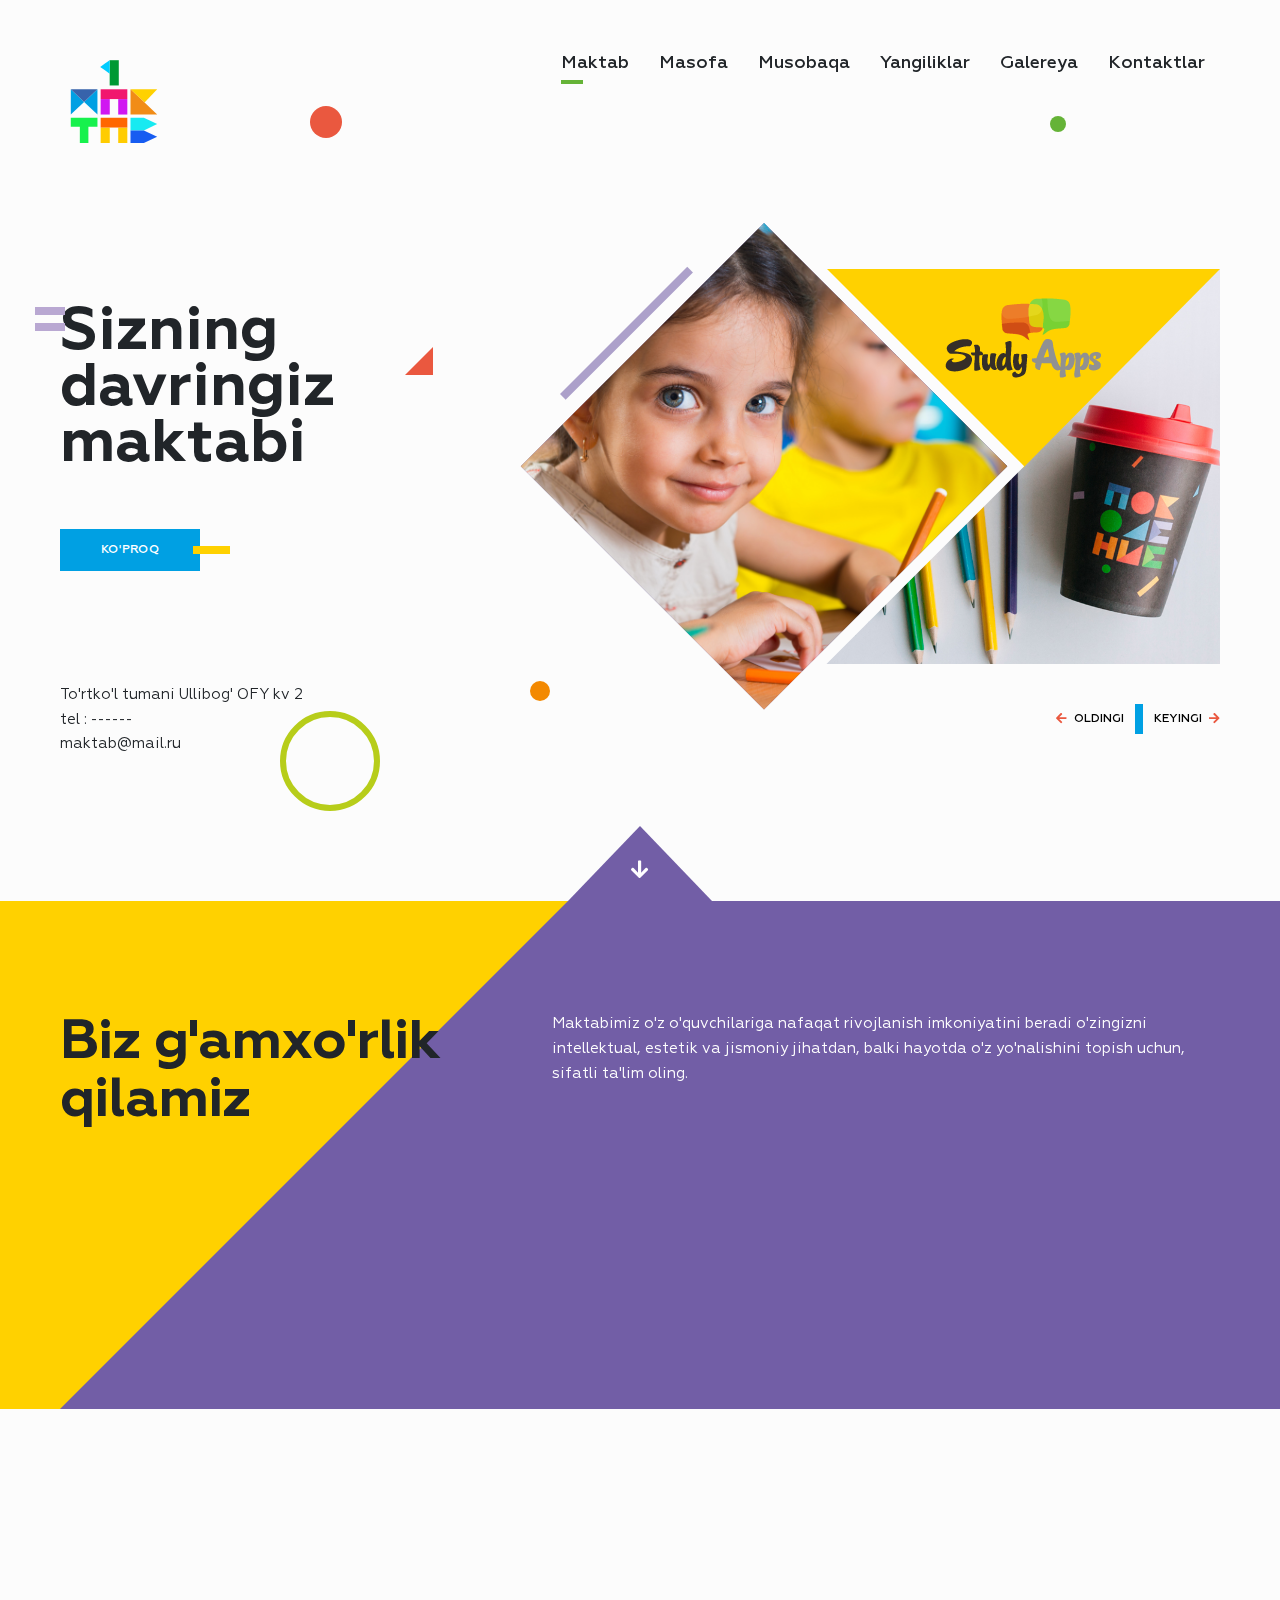
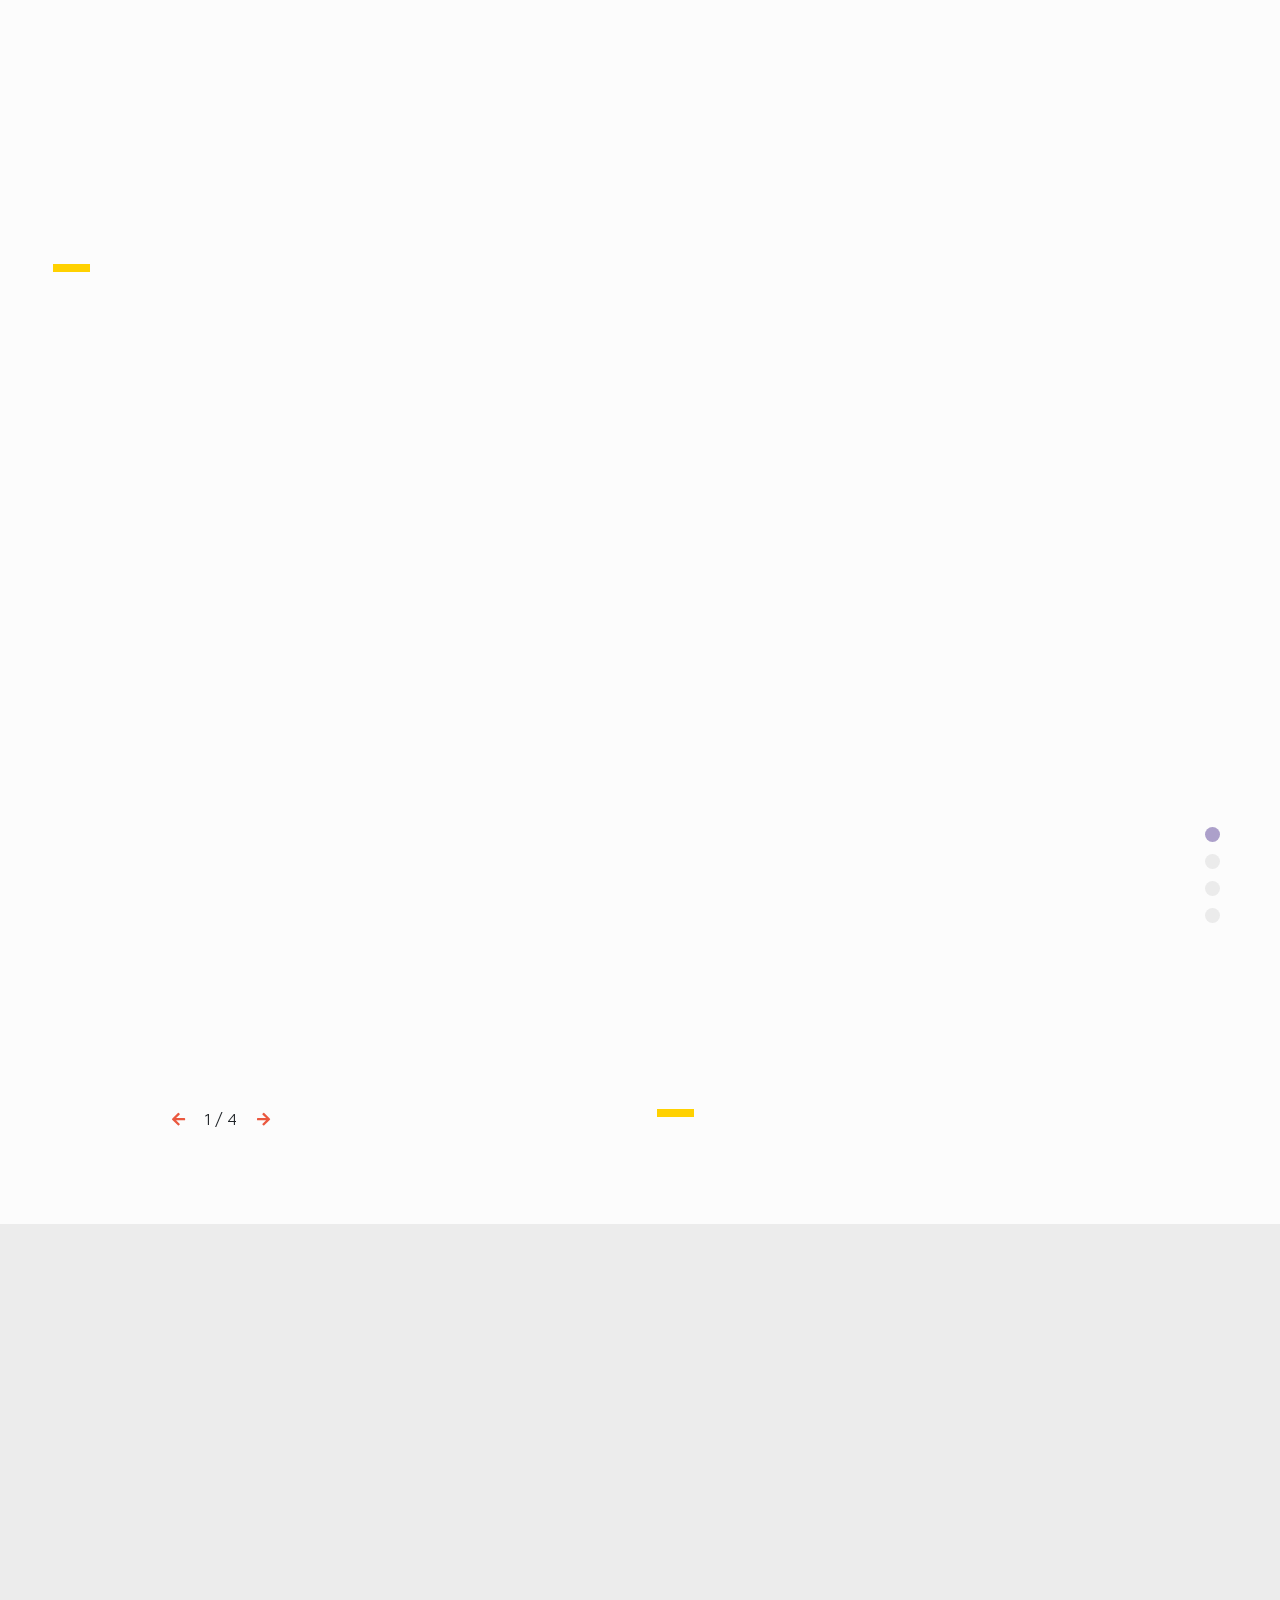
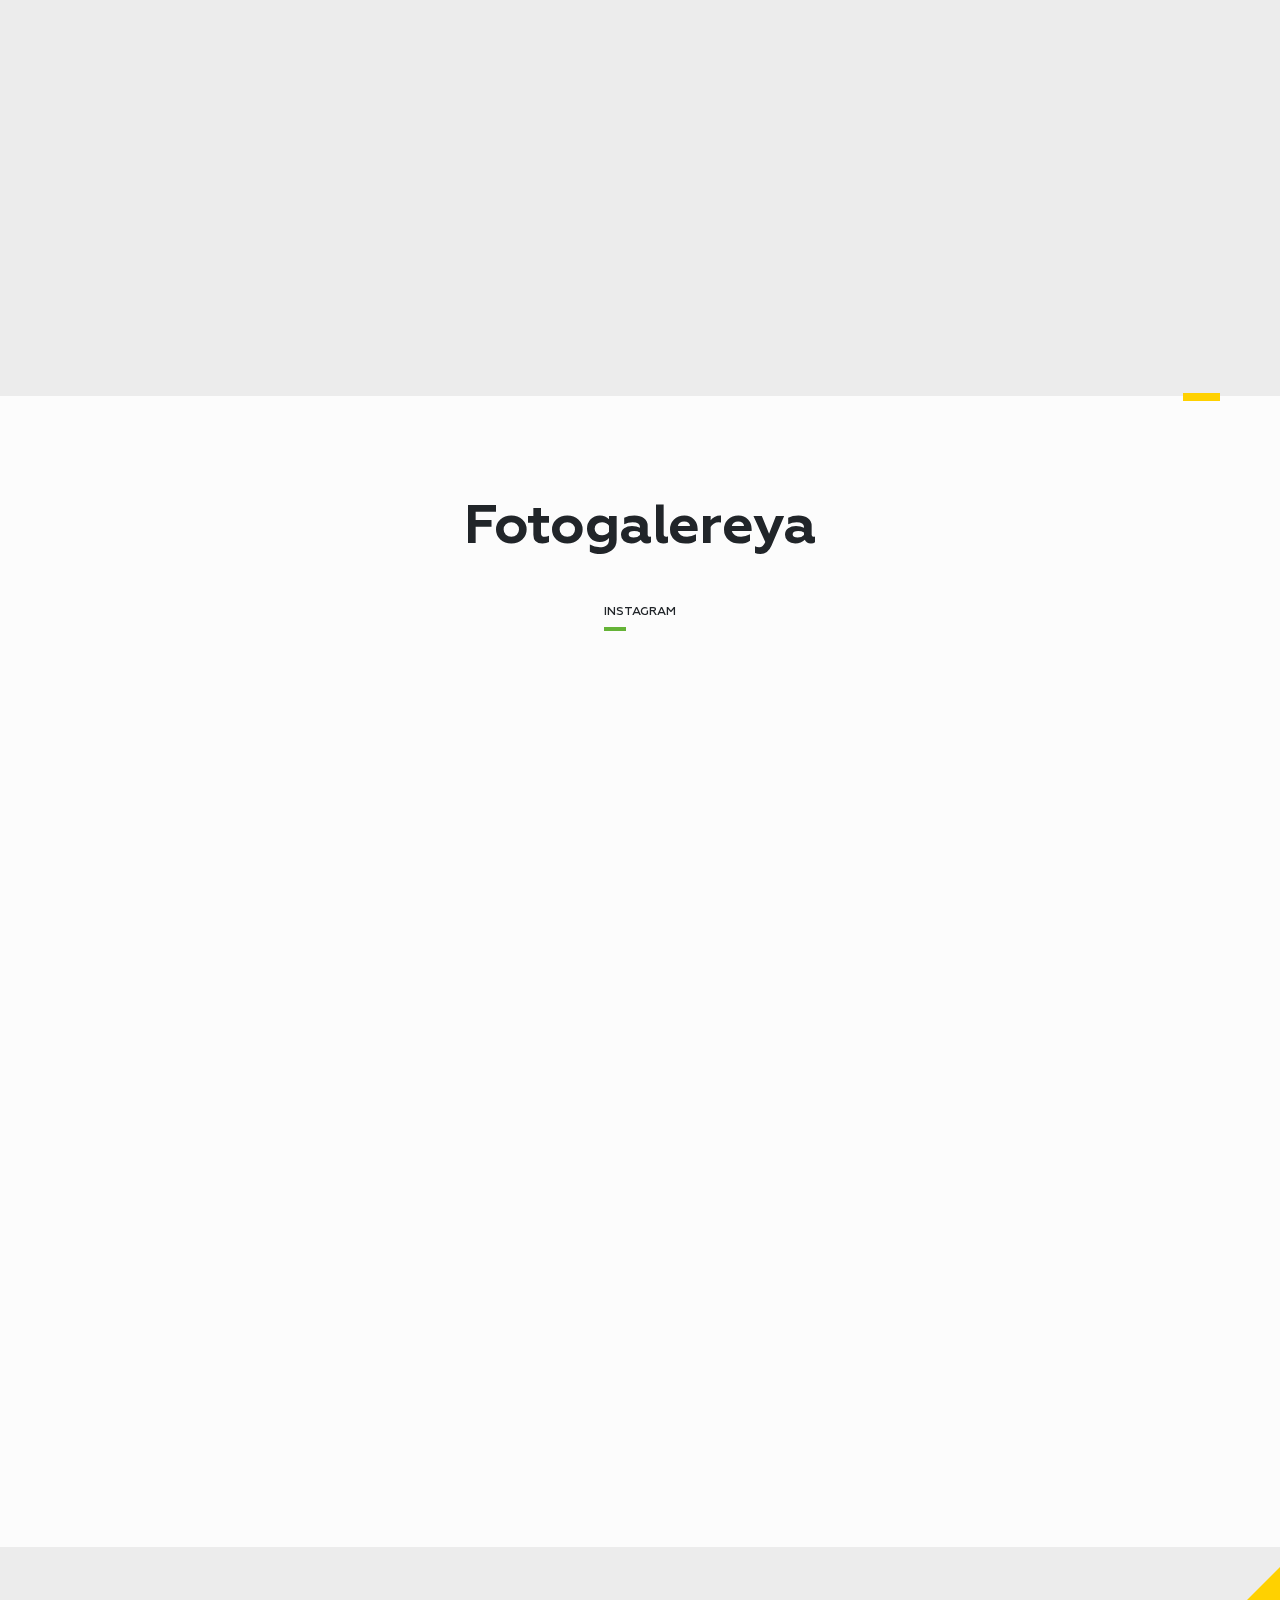
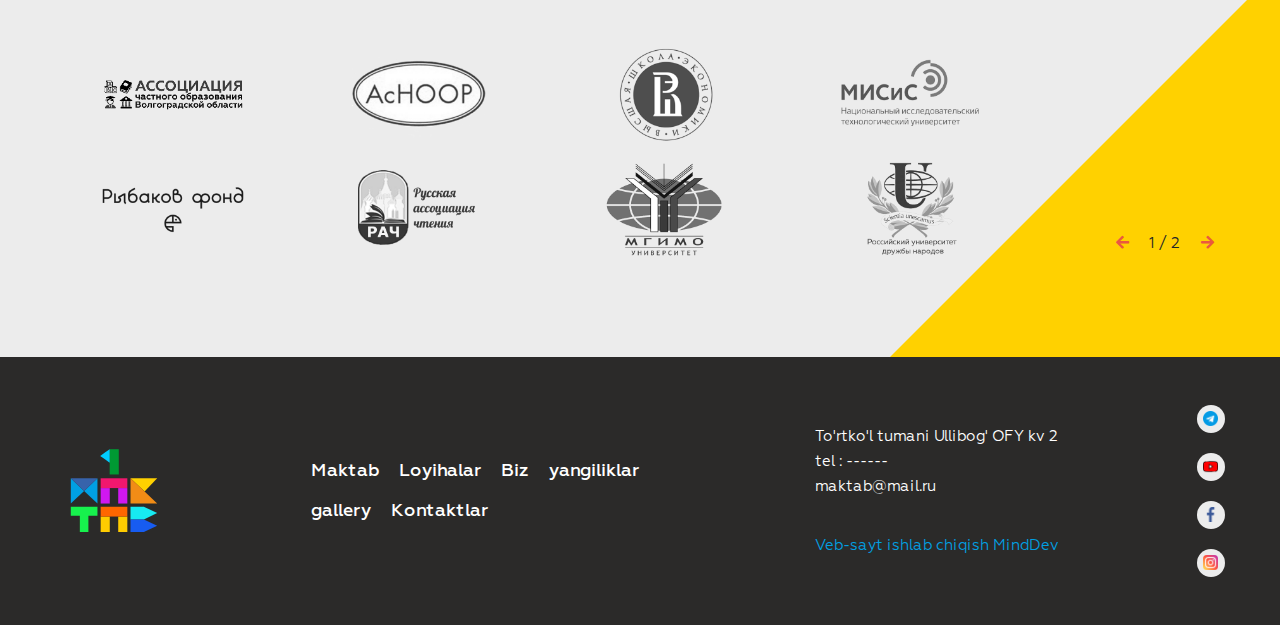
<file: index.html>
<!DOCTYPE html>
<html class="no-js">

<head>
	<meta http-equiv="Content-Type" content="text/html; charset=UTF-8" />
	<title>Maktablar</title>
	<meta name="description" content="">
	<meta name="viewport" content="width=device-width, initial-scale=1">
	<meta name="theme-color" content="#373737">
	<link rel="shortcut icon" href="local/templates/main/assets/icons/cropped-logo-32x32.png" type="image/x-icon">
	<link rel="icon" href="./images/icons/Maktab.svg" type="image/m-icon">
	<link href="local/templates/main/assets/styles/vendors.css" type="text/css" data-template-style="true"
		rel="stylesheet" />
	<link href="local/templates/main/assets/styles/style.css" type="text/css" data-template-style="true"
		rel="stylesheet" />
	<link href="local/templates/main/assets/styles/update.css" type="text/css" data-template-style="true"
		rel="stylesheet" />
	<script src="./images/icons/Maktab.svg"
		data-svg-path="./images/icons/Maktab.svg"></script>
	<script src="jquery-2.2.4.min.js"></script>
	<script>window.jQuery || document.write('<script src="/local/templates/mainvendors/jquery-2.2.4.min.js"><\/script>')</script>
	<script type="text/javascript" src="local/templates/main/assets/scripts/vendors.js"></script>
	<script type="text/javascript" src="local/templates/main/assets/scripts/main.js"></script>
	<script type="text/javascript" src="local/templates/main/assets/scripts/update.js"></script>
	<script
		type="text/javascript">var _ba = _ba || []; _ba.push(["aid", "415f1faa799397f34dcd658857c3ca87"]); _ba.push(["host", "generation-vlg.ru"]); (function () { var ba = document.createElement("script"); ba.type = "text/javascript"; ba.async = true; ba.src = (document.location.protocol == "https:" ? "https://" : "http://") + "bitrix.info/ba.js"; var s = document.getElementsByTagName("script")[0]; s.parentNode.insertBefore(ba, s); })();</script>
</head>

<body class="">

	<div class="preloader">
		<div class="preloader__curtains"></div>
		<div class="preloader__line"></div>
		<svg class="js-logo preloader-img preloader__logo" xmlns="http://www.w3.org/2000/svg" xml:space="preserve" width="108" height="108" version="1.1"
			style="shape-rendering:geometricPrecision; text-rendering:geometricPrecision; image-rendering:optimizeQuality; fill-rule:evenodd; clip-rule:evenodd"
			viewBox="0 0 30000 30000" xmlns:xlink="http://www.w3.org/1999/xlink"
			xmlns:xodm="http://www.corel.com/coreldraw/odm/2003">
			<defs>
				<style>
					.fil11 {
						fill: #009933
					}

					.fil0 {
						fill: #00A0E3
					}

					.fil12 {
						fill: #00CCFF
					}

					.fil5 {
						fill: #175CF1
					}

					.fil4 {
						fill: #17EAF1
					}

					.fil8 {
						fill: #17F14D
					}

					.fil1 {
						fill: #3763AB
					}

					.fil6 {
						fill: #D017F1
					}

					.fil7 {
						fill: #F1176E
					}

					.fil3 {
						fill: #F18C16
					}

					.fil10 {
						fill: #FF6600
					}

					.fil9 {
						fill: #FFCC00
					}

					.fil2 {
						fill: #FFD100
					}
				</style>
			</defs>
			<g id="Слой_x0020_1">
				<metadata id="CorelCorpID_0Corel-Layer" />
				<g id="_2967967810240">
					<g>
						<polygon class="fil0" points="6699.73,14975.6 10403.9,18485.74 10403.9,11465.46 " />
						<polygon class="fil0" points="2995.56,18485.74 6699.73,14975.6 2995.56,11465.46 " />
						<polygon class="fil1" points="2995.56,11465.46 6699.73,14975.6 10403.9,11465.46 " />
					</g>
					<g>
						<polygon class="fil2" points="19590.24,11465.46 23493.51,15164.28 26998.58,11465.46 " />
						<polygon class="fil3"
							points="23493.51,15164.28 19590.24,11465.46 19590.24,14188.21 19590.24,18485.74 23294.41,18485.74 26998.58,18485.74 " />
					</g>
					<g>
						<polygon class="fil4"
							points="23294.41,19374.74 19590.24,19374.74 19590.24,22884.88 23294.41,22884.88 26998.58,21130.95 " />
						<polygon class="fil5"
							points="23294.41,22884.88 19590.24,22884.88 19590.24,26395.02 23294.41,26395.02 26998.58,24638.81 " />
					</g>
					<g>
						<polygon class="fil6"
							points="13825.88,18485.74 13825.88,14188.21 11292.9,14188.21 11292.9,18485.74 " />
						<polygon class="fil6"
							points="16168.25,14188.21 16168.25,18485.74 18701.24,18485.74 18701.24,14188.21 " />
						<polygon class="fil7"
							points="13825.88,14188.21 16168.25,14188.21 18701.24,14188.21 18701.24,11465.46 11292.9,11465.46 11292.9,14188.21 " />
					</g>
					<polygon class="fil8"
						points="10403.9,19374.74 2995.56,19374.74 2995.56,21846.88 5511.16,21846.88 5511.16,26395.02 7888.3,26395.02 7888.3,21846.88 10403.9,21846.88 " />
					<g>
						<polygon class="fil9"
							points="13825.88,26395.02 13825.88,22097.49 11292.9,22097.49 11292.9,26395.02 " />
						<polygon class="fil9"
							points="16168.25,22097.49 16168.25,26395.02 18701.24,26395.02 18701.24,22097.49 " />
						<polygon class="fil10"
							points="13825.88,22097.49 16168.25,22097.49 18701.24,22097.49 18701.24,19374.74 11292.9,19374.74 11292.9,22097.49 " />
					</g>
					<g>
						<polygon class="fil11"
							points="13797.58,3386.84 13797.58,10407.12 16330.57,10407.12 16330.57,3386.84 " />
						<polygon class="fil12"
							points="11165.45,5253.02 12481.51,4319.93 13797.58,3386.84 13797.58,5253.02 13797.58,7119.2 12481.51,6186.11 " />
					</g>
				</g>
			</g>
		</svg>
	</div>
	
	<div class="wrap-site">
		<header class="header">
			<div class="wrap">
				<div class="row align-items-md-center align-items-lg-stretch">
					<div class="col-auto">
						<a class="text-center header__logo " href="index.html">
							<img src="./images/icons/Maktab.svg" alt="">
						</a>
					</div>
					<div class="col position-static">
						<div class="row align-items-center justify-content-end">
							<div class="col-12 col-lg position-static d-flex justify-content-end">
								<nav class="top-nav">
									<i class="d-lg-none top-nav__icon-pencil">
										<svg role="img" width="1em" height="1em">
											<use xlink:href="#si-pencil" />
										</svg>
									</i>
									<div class="top-nav__inner">
										<ul class="top-nav__list">
											<li class="has-submenu is-active top-nav__item">
												<a class="top-nav__link " href="school.html">Maktab</a>
												<ul class="top-nav__sub-menu">
													<li class="top-nav__sub-item"><a class="top-nav__sub-link"
															href="Maktab-haqida.html">Maktab-haqida</a></li>
													<li class="top-nav__sub-item"><a class="top-nav__sub-link"
															href="Bitiruvchilar.html">Bitiruvchilar</a></li>
													<li class="top-nav__sub-item"><a class="top-nav__sub-link"
															href="Loyihalar.html">Loyihalar</a></li>
													<li class="top-nav__sub-item"><a class="top-nav__sub-link"
															href="Ishlar.html">Ishlar</a></li>
												</ul>
											</li>
											<li class=" top-nav__item"><a class="top-nav__link"
													href="Masofa.html">Masofa
												</a></li>
											<li class=" top-nav__item"><a class="top-nav__link"
													href="Musobaqa.html">Musobaqa</a></li>

											<li class=" top-nav__item"><a class="top-nav__link" href="Yangiliklar.html">
													Yangiliklar
												</a></li>
											<li class=" top-nav__item"><a class="top-nav__link"
													href="Galereya.html">Galereya
												</a></li>
											<li class=" top-nav__item"><a class="top-nav__link"
													href="Kontaktlar.html">Kontaktlar</a></li>
										</ul>
									</div>
								</nav>
							</div>
							<div
								class="col-12 col-md-auto d-lg-none order-1 order-md-0 d-flex justify-content-between align-items-center">
								<div class="text-right b-soc b-soc--pos-header">
									<div class="b-soc__inner">
										<a class="b-soc__item b-soc__item--bg-alpha b-soc__item--vk"
											href="https://t.me/Nur_beginner">
											<img src="./images/icons/telegram.png" alt="">
										</a>
										<a class="b-soc__item b-soc__item--bg-alpha b-soc__item--yt"
											href="https://www.youtube.com">
											<img src="./images/icons/youtube.png" alt="">
										</a>
										<a class="b-soc__item b-soc__item--bg-alpha b-soc__item--fb"
											href="https://www.facebook.com">
											<img src="./images/icons/facebook.png" alt="">
										</a>
										<a class="b-soc__item b-soc__item--bg-alpha b-soc__item--fb"
											href="https://www.instagram.com">
											<img src="./images/icons/instagram.png" alt="">
										</a>
									</div>
								</div>
								
							</div>
							
							<div class="col-auto d-lg-none">
								<button class="menu-trigger" type="button"><i class="menu-trigger__icon"></i>
								</button>
							</div>
						</div>
					</div>
				</div>
			</div>
		</header>
		<main class="main">
			<section class="section top-block">
				<ul class="js-scene parallax-scene top-block__decor" data-relative-input="true" data-aos="zoom-out"
					data-aos-delay="1400" data-aos-duration="2000">
					<li class="parallax-layer" data-depth="0.2"><i
							class="top-block__particle top-block__particle--dot-red"></i></li>
					<li class="parallax-layer" data-depth="0.1"><i
							class="top-block__particle top-block__particle--dot-green"></i></li>
					<li class="parallax-layer" data-depth="0.1"><i
							class="top-block__particle top-block__particle--dot-orange"></i></li>
					<li class="parallax-layer" data-depth="0.3"><i
							class="top-block__particle top-block__particle--circle-green"></i></li>
				</ul>
				<div class="wrap">
					<div class="position-relative">
						<div class="swiper-container top-block__slider">
							<div class="swiper-wrapper d-flex">
								<div class="swiper-slide top-block__slide">
									<div class="row flex-xl-nowrap">
										<div class="col-auto order-lg-1">
											<div class="top-block__rhombus rhombus" data-aos="fade-in"
												data-aos-delay="300">
												<div class="rhombus__inner">
													<div class="responsive-img rhombus__img-wrap">
														<img class="swiper-lazy"
															src="upload/resize_cache/iblock/b00/20_20_1/right_slider_small.jpg"
															data-src="upload/iblock/b00/right_slider_small.jpg" alt=""
															data-object-fit="cover">
													</div>
													<a class="rhombus__text"
														href="">
														<div class="rhombus__logo">
															<img src="local/templates/main/assets/img/media/logo_studyapps.png"
																alt="">
														</div>
													</a>
													<div class="rhombus__img-romb">
														<div class="responsive-img rhombus__img-romb-wrap">
															<img class="swiper-lazy"
																src="images/20_20_1/supporting_your_adopted_children_as_they_try_to_fit_in_at_school.png"
																data-src="upload/iblock/83c/supporting_your_adopted_children_as_they_try_to_fit_in_at_school.png"
																alt="" data-object-fit="cover">
															<div
																class="swiper-lazy-preloader swiper-lazy-preloader-white">
															</div>
														</div>
													</div><i class="rhombus__line" data-aos="new-animation"
														data-aos-delay="1200"></i>
												</div>
											</div>
										</div>
										<div class="col">
											<div class="text-center text-md-left top-block__title">Sizning davringiz
												maktabi
												<i class="d-none d-md-block top-block__title-lines"
													data-aos="new-animation" data-aos-delay="500"></i>
												<i class="top-block__title-angle" data-aos="zoom-in"
													data-aos-delay="700"></i>
											</div>
											<div class="text-center text-md-right text-lg-left">
												<a class="btn btn--blue btn--with-line top-block__more-btn"
													data-aos="new-animation" data-aos-delay="2500"
													href="index.html">Ko'proq</a>
											</div>
										</div>
									</div>
								</div>
								<div class="swiper-slide top-block__slide">
									<div class="row flex-xl-nowrap">
										<div class="col-auto order-lg-1">
											<div class="top-block__rhombus rhombus" data-aos="fade-in"
												data-aos-delay="300">
												<div class="rhombus__inner">
													<div class="responsive-img rhombus__img-wrap">
														<img class="swiper-lazy"
															src="upload/resize_cache/iblock/662/20_20_1/rigth_slider_small.jpg"
															data-src="upload/iblock/662/rigth_slider_small.jpg" alt=""
															data-object-fit="cover">
													</div>
													<a class="rhombus__text"
														href="#">
														<div class="rhombus__logo">
															<img src="local/templates/main/assets/img/media/logo_studyapps.png"
																alt="">
														</div>
													</a>
													<div class="rhombus__img-romb">
														<div class="responsive-img rhombus__img-romb-wrap">
															<img class="swiper-lazy"
																src="upload/resize_cache/iblock/36d/20_20_1/slider_right3.jpg"
																data-src="upload/iblock/36d/slider_right3.jpg" alt=""
																data-object-fit="cover">
															<div
																class="swiper-lazy-preloader swiper-lazy-preloader-white">
															</div>
														</div>
													</div><i class="rhombus__line" data-aos="new-animation"
														data-aos-delay="1200"></i>
												</div>
											</div>
										</div>
										<div class="col">
											<div class="text-center text-md-left top-block__title">Qaysi maktabdan
												ketishni xohlaydi <i class="d-none d-md-block top-block__title-lines"
													data-aos="new-animation" data-aos-delay="500"></i>
												<i class="top-block__title-angle" data-aos="zoom-in"
													data-aos-delay="700"></i>
											</div>
											<div class="text-center text-md-right text-lg-left">
												<a class="btn btn--blue btn--with-line top-block__more-btn"
													data-aos="new-animation" data-aos-delay="2500"
													href="index.html">Ko'proq</a>
											</div>
										</div>
									</div>
								</div>
								<div class="swiper-slide top-block__slide">
									<div class="row flex-xl-nowrap">
										<div class="col-auto order-lg-1">
											<div class="top-block__rhombus rhombus" data-aos="fade-in"
												data-aos-delay="300">
												<div class="rhombus__inner">
													<div class="responsive-img rhombus__img-wrap">
														<img class="swiper-lazy"
															src="upload/resize_cache/iblock/5cf/20_20_1/Zlata.png"
															data-src="upload/iblock/5cf/Zlata.png" alt=""
															data-object-fit="cover">
													</div>
													<a class="rhombus__text"
														href="#">
														<div class="rhombus__logo">
															<img src="local/templates/main/assets/img/media/logo_studyapps.png"
																alt="">
														</div>
													</a>
													<div class="rhombus__img-romb">
														<div class="responsive-img rhombus__img-romb-wrap">
															<img class="swiper-lazy"
																src="upload/resize_cache/iblock/32a/20_20_1/Pokolenie-doma_7.jpg"
																data-src="upload/iblock/32a/Pokolenie-doma_7.jpg" alt=""
																data-object-fit="cover">
															<div
																class="swiper-lazy-preloader swiper-lazy-preloader-white">
															</div>
														</div>
													</div><i class="rhombus__line" data-aos="new-animation"
														data-aos-delay="1200"></i>
												</div>
											</div>
										</div>
										<div class="col">
											<div class="text-center text-md-left top-block__title">maktabi
												&quot;Avlod&quot; uyda <i
													class="d-none d-md-block top-block__title-lines"
													data-aos="new-animation" data-aos-delay="500"></i>
												<i class="top-block__title-angle" data-aos="zoom-in"
													data-aos-delay="700"></i>
											</div>
											<div class="text-center text-md-right text-lg-left">
												<a class="btn btn--blue btn--with-line top-block__more-btn"
													data-aos="new-animation" data-aos-delay="2500"
													href="sveden/distant/index.html">Ko'proq</a>
											</div>
										</div>
									</div>
								</div>
							</div>
						</div>
						<div class="top-block__soc">
							<div class="b-soc">
								<div class="flex-sm-column b-soc__inner">
									<a class="b-soc__item b-soc__item--vk" href="https://t.me/Nur_beginner">
										<img src="./images/icons/telegram.png" alt="">
									</a>
									<a class="b-soc__item b-soc__item--yt" href="https://www.youtube.com">
										<img src="./images/icons/youtube.png" alt="">
									</a>
									<a class="b-soc__item b-soc__item--fb" href="https://www.facebook.com">
										<img src="./images/icons/facebook.png" alt="">
									</a>
									<a class="b-soc__item b-soc__item--fb" href="https://www.instagram.com">
										<img src="./images/icons/instagram.png" alt="">
									</a>
								</div>
							</div>
						</div>
					</div>
					<div class="mt-4 mt-md-5 mt-lg-0 top-block__footer">
						<div class="row align-items-center">
							<div class="col d-none d-md-block">
								<p>To'rtko'l tumani Ullibog' OFY kv 2</p>
								<p><a href="tel:">tel : ------</a></p>
								<p><a href="#">maktab@mail.ru</a></p>
							</div>
							<div class="col-md-auto d-flex align-items-center justify-content-center">
								<button class="top-block__prev" type="button"><i
										class="fa fa-arrow-left"></i><span>Oldingi</span></button>
								<button class="top-block__next" type="button"><span>Keyingi</span><i
										class="fa fa-arrow-right"></i></button>
							</div>
						</div>
					</div>
				</div>
			</section>
			<section class="section steps">
				<div class="steps__bg"></div>
				<ul class="js-scene parallax-scene steps__decor" data-relative-input="true">
					<li class="parallax-layer" data-depth="0.3"><i class="steps__particle steps__particle--dot-green"
							data-aos="zoom-in" data-aos-delay="700"></i>
					</li>
				</ul>
				<span class="steps__decor">
					<i class="steps__particle steps__particle--lines" data-aos="new-animation" data-aos-delay="200"
						data-aos-offset="0"></i>
				</span>
				<div class="wrap steps__inner">
					<div class="row text-center text-md-left">
						<div class="col-lg-5">
							<div class="h1 steps__title">Biz g'amxo'rlik qilamiz</div>
						</div>
						<div class="col-md-9 ml-md-auto ml-lg-0 col-lg-7">
							<div class="steps__text">Maktabimiz o'z o'quvchilariga nafaqat rivojlanish imkoniyatini
								beradi
								o'zingizni intellektual, estetik va jismoniy jihatdan, balki hayotda o'z yo'nalishini
								topish uchun,
								sifatli ta'lim oling.</div>
						</div>
					</div>
					<ul class="row justify-content-center steps__list">
						<li class="col-6 col-md-3 steps__item" data-aos="fade-up" data-aos-delay="100">
							<div class="text-center item-step">
								<i class="item-step__icon"><img
										src="upload/iblock/b95/b95a1e2b8b1c2c300f03ad86b0b45a85.svg" alt=""></i>
								<div class="d-flex align-items-center justify-content-center item-step__title">
									<i class="item-step__num">01</i>
									<a href="#">Aql-idrok</a>
								</div>
							</div>
						</li>
						<li class="col-6 col-md-3 steps__item" data-aos="fade-up" data-aos-delay="200">
							<div class="text-center item-step">
								<i class="item-step__icon"><img
										src="upload/iblock/c2e/c2e3342111269241960e2188c5b068dc.svg" alt=""></i>
								<div class="d-flex align-items-center justify-content-center item-step__title">
									<i class="item-step__num">02</i>
									<a href="#">Yaratilish</a>
								</div>
							</div>
						</li>
						<li class="col-6 col-md-3 steps__item" data-aos="fade-up" data-aos-delay="300">
							<div class="text-center item-step">
								<i class="item-step__icon"><img
										src="upload/iblock/628/6288055f33f4be30957eed672832e7e5.svg" alt=""></i>
								<div class="d-flex align-items-center justify-content-center item-step__title">
									<i class="item-step__num">03</i>
									<a href="#">Salomatlik</a>
								</div>
							</div>
						</li>
					</ul>
				</div><a class="js-scroll-to steps__scroll-down" href="#" data-aos="fade-up" data-aos-delay="2500"
					data-scroll-to=".steps" data-aos-offset="0"><i class="fa fa-arrow-down"></i></a>
			</section>
			<section class="section b-mission">
				<ul class="d-none d-md-block js-scene parallax-scene b-mission__decor" data-relative-input="true">
					<li class="parallax-layer" data-depth="0.2"><i
							class="b-mission__particle b-mission__particle--dot-orange" data-aos="zoom-in"
							data-aos-delay="800"></i>
					</li>
					<li class="parallax-layer" data-depth="0.3"><i
							class="b-mission__particle b-mission__particle--circle-green" data-aos="zoom-in"
							data-aos-delay="900"></i>
					</li>
				</ul>
				<span class="d-none d-md-block b-mission__decor">
					<i class="b-mission__particle b-mission__particle--triangle-red" data-aos="zoom-out"
						data-aos-delay="800"></i>
				</span>
				<div class="wrap position-relative">
					<div class="row align-items-start">
						<div class="col-lg-6 col-xl-4 mr-xl-auto">
							<h2 class="h1" data-aos="fade-up">Bizning vazifamiz</h2>
							<div class="content-style" data-aos="fade-up">
								Har bir bolaga o'zining shaxsiy xususiyatlariga qarab individual yondashuvni toping
								ehtiyojlari va ularning bilim darajasi, madaniy xususiyatlari va oilalarining
								qiziqishlari.<br>
							</div>
							<div class="b-mission__btn-wrap">
								<a class="btn btn--blue btn--with-line" data-aos="new-animation" href="Maktab-haqida.html"
									data-aos-delay="1100">Ko'proq</a>
							</div>
							<a class="responsive-img js-image-popup d-block b-mission__img-wrap"
								href="upload/medialibrary/b11/WucZLn_nap4.jpg" data-aos="fade-up-right"
								data-aos-delay="600">
								<img src="upload/medialibrary/b11/WucZLn_nap4.jpg" alt="" data-object-fit="cover">
							</a>
						</div>
						<div class="col-lg-6 b-mission__video">
							<a class="responsive-img js-popup-youtube b-video b-video--dimmed"
								href="https://www.youtube.com" data-aos="fade-up"
								data-aos-delay="100">
								<img class="lazyload" data-src="upload/medialibrary/ff6/NEsrCSsAbps.jpg" alt=""
									data-object-fit="cover"><i class="fa fa-play b-video__play-btn"></i>
							</a>
						</div>
					</div>
				</div>
			</section>
			<section class="section b-projects">
				<ul class="js-scene parallax-scene b-projects__decor" data-relative-input="true">
					<li class="parallax-layer" data-depth="0.1"><i
							class="b-projects__particle b-projects__particle--dot-orange" data-aos="zoom-in"></i>
					</li>
					<li class="parallax-layer" data-depth="0.2"><i
							class="b-projects__particle b-projects__particle--dot-green" data-aos="zoom-in"
							data-aos-delay="200"></i>
					</li>
				</ul>
				<div class="wrap">
					<h2 class="h1 mb-5 text-center" data-aos="fade-up">O'quv majmuasi</h2>
					<div class="b-projects__slider-wrap" data-aos="new-animation">
						<div class="swiper-container b-projects__slider">
							<div class="swiper-wrapper">
								<div class="swiper-slide b-projects__slide">
									<div class="row">
										<div class="col-lg-6 px-md-5 px-lg-4 order-lg-1" data-aos="fade-up">
											<div class="h2 d-flex b-projects__sub-title"><span>Ta'lim markazi
													"Maksimal"</span></div>
											<p class="mb-4"><a class="b-projects__more-link"
													href="Loyihalar.html">Ko'proq kashf qiling
													</a></p>
											<ul class="mb-5 b-projects__links"></ul>
										</div>
										<div class="col-lg-6" data-aos="fade-up" data-aos-delay="200">
											<div class="responsive-img b-projects__img-wrap">
												<img class="swiper-lazy"
													src="upload/resize_cache/iblock/70c/20_20_1/projects_maximum.jpg"
													data-src="upload/resize_cache/iblock/70c/580_385_1/projects_maximum.jpg"
													alt="" data-object-fit="cover">
												<div class="swiper-lazy-preloader"></div>
											</div>
										</div>
									</div>
								</div>
								<div class="swiper-slide b-projects__slide">
									<div class="row">
										<div class="col-lg-6 px-md-5 px-lg-4 order-lg-1" data-aos="fade-up">
											<div class="h2 d-flex b-projects__sub-title"><span>oilaviy klub
													bulut</span></div>
											<p class="mb-4"><a class="b-projects__more-link"
													href="Loyihalar.html">Ko'proq kashf qiling
													</a></p>
											<ul class="mb-5 b-projects__links"></ul>
										</div>
										<div class="col-lg-6" data-aos="fade-up" data-aos-delay="200">
											<div class="responsive-img b-projects__img-wrap">
												<img class="swiper-lazy"
													src="upload/resize_cache/iblock/a79/20_20_1/projects_oblako.jpg"
													data-src="upload/resize_cache/iblock/a79/580_385_1/projects_oblako.jpg"
													alt="" data-object-fit="cover">
												<div class="swiper-lazy-preloader"></div>
											</div>
										</div>
									</div>
								</div>
								<div class="swiper-slide b-projects__slide">
									<div class="row">
										<div class="col-lg-6 px-md-5 px-lg-4 order-lg-1" data-aos="fade-up">
											<div class="h2 d-flex b-projects__sub-title"><span>Vaqt 2 O'rgatish</span>
											</div>
											<p class="mb-4 dot b-projects__slide-descr">
												Time2Teach loyihasi maktab va rasmiy ta'limga yangicha qarashdir.
												O'qituvchi talabalar uchun hayot yo'lboshchisiga aylanishi, bilimlarni
												amalda qo'llashni ko'rsatishi va nafaqat ta'lim, balki haqiqiy
												muammolarni hal qilishni o'rgatishi kerak..<br />
											</p>
											<p class="mb-4"><a class="b-projects__more-link"
													href="Loyihalar.html">Qo'shimcha ma'lumot olish uchun</a></p>
											<ul class="mb-5 b-projects__links"></ul>
										</div>
										<div class="col-lg-6" data-aos="fade-up" data-aos-delay="200">
											<div class="responsive-img b-projects__img-wrap">
												<img class="swiper-lazy"
													src="upload/resize_cache/iblock/50a/20_20_1/time2teach.jpg"
													data-src="upload/resize_cache/iblock/50a/580_385_1/time2teach.jpg"
													alt="" data-object-fit="cover">
												<div class="swiper-lazy-preloader"></div>
											</div>
										</div>
									</div>
								</div>
								<div class="swiper-slide b-projects__slide">
									<div class="row">
										<div class="col-lg-6 px-md-5 px-lg-4 order-lg-1" data-aos="fade-up">
											<div class="h2 d-flex b-projects__sub-title"><span>Legacy Endowment Fund
												Vaqf</span></div>
											<p class="mb-4"><a class="b-projects__more-link"
													href="Loyihalar.html">Ko'proq kashf qiling</a></p>
											<ul class="mb-5 b-projects__links"></ul>
										</div>
										<div class="col-lg-6" data-aos="fade-up" data-aos-delay="200">
											<div class="responsive-img b-projects__img-wrap">
												<img class="swiper-lazy"
													src="upload/resize_cache/iblock/159/20_20_1/legacy.jpg"
													data-src="upload/resize_cache/iblock/159/580_385_1/legacy.jpg"
													alt="" data-object-fit="cover">
												<div class="swiper-lazy-preloader"></div>
											</div>
										</div>
									</div>
								</div>
							</div>
						</div>
						<ul class="d-none d-md-block b-projects__dots"></ul>
						<div class="row">
							<div class="col-md-6">
								<div class="d-flex align-items-end">
									<div class="b-projects__triangle-icon" data-aos="fade-up-right">
										<svg role="img" width="1em" height="1em">
											<use xlink:href="#si-traingle-hollow" />
										</svg>
									</div>
									<div class="d-flex align-items-center ml-auto ml-md-0">
										<button class="b-projects__prev" type="button"><i
												class="fa fa-arrow-left"></i></button>
										<span class="b-projects__pagination"></span>
										<button class="b-projects__next" type="button"><i
												class="fa fa-arrow-right"></i></button>
									</div>
								</div>
							</div>
							<div
								class="col-md-6 px-md-5 px-lg-4 mt-3 mt-md-0 d-flex align-items-end justify-content-center justify-content-md-start">
								<a class="btn btn--blue btn--with-line" href="Loyihalar.html" data-aos="new-animation"
									data-aos-delay="600">barcha loyihalar</a>
							</div>
						</div>
					</div>
				</div>
			</section>
			<section class="section b-news">
				<div class="b-news__bg"><i class="b-news__particle b-news__particle--sq-black" data-aos="zoom-in"></i>
				</div>
				<ul class="js-scene parallax-scene b-news__decor" data-relative-input="true">
					<li class="parallax-layer" data-depth="0.1"><i class="b-news__particle b-news__particle--dot-green"
							data-aos="zoom-in"></i>
					</li>
					<li class="parallax-layer" data-depth="0.3"><i class="b-news__particle b-news__particle--dot-purple"
							data-aos="zoom-in" data-aos-delay="100"></i>
					</li>
				</ul>
				<span class="b-news__decor">
					<i class="b-news__particle b-news__particle--triangle-red" data-aos="fade-left"
						data-aos-delay="500"></i>
					<i class="b-news__particle b-news__particle--line-orange" data-aos="new-animation"></i>
					<i class="d-none d-md-block b-news__particle b-news__particle--line-yellow"
						data-aos="new-animation"></i>
				</span>
				<div class="wrap position-relative">
					<h2 class="h1 text-center b-news__title" data-aos="fade-in" data-aos-duration="500"
						data-aos-delay="700">Yangiliklar</h2>
					<ul class="row b-news__list">
						<li class="col-sm-6 col-lg-4 b-news__item" data-aos="zoom-out-up" data-aos-delay="100">
							<a class="d-flex flex-column item-news" href="Yangiliklar.html">
								<div class="responsive-img flex-grow-1 item-news__img-wrap">
									<img class="lazyload" src="upload/resize_cache/iblock/2c0/38_29_1/myuzikl.png"
										data-src="upload/resize_cache/iblock/2c0/375_285_1/myuzikl.png" alt=""
										data-object-fit="cover">
								</div>
								<div class="text-center flex-shrink-0 item-news__content">
									<time class="item-news__date" datetime="">2022 yil 6 yanvar</time>
									<div class="dot d-flex align-items-center justify-content-center item-news__title">
										"Faqat bitta yurak hushyor ..."</div>
									<div class="d-none d-sm-block item-news__descr">
									</div>
									
									<div class="d-none d-sm-block item-news__more-link" data-aos-delay="600">Ko'proq
									</div>
								</div>
							</a>
						</li>
						<li class="col-sm-6 col-lg-4 b-news__item" data-aos="zoom-out-up" data-aos-delay="200">
							<a class="d-flex flex-column item-news" href="Yangiliklar.html">
								<div class="responsive-img flex-grow-1 item-news__img-wrap">
									<img class="lazyload" src="upload/resize_cache/iblock/952/38_29_1/2.jpg"
										data-src="upload/iblock/952/2.jpg" alt="" data-object-fit="cover">
								</div>
								<div class="text-center flex-shrink-0 item-news__content">
									<time class="item-news__date" datetime="">2021 yil 14 dekabr</time>
									<div class="dot d-flex align-items-center justify-content-center item-news__title">
										Rojdestvo EKO daraxti</div>
									<div class="d-none d-sm-block item-news__descr">
									</div>
									<div class="d-none d-sm-block item-news__more-link" data-aos-delay="600">Ko'proq
									</div>
								</div>
							</a>
						</li>
						<li class="col-sm-6 col-lg-4 b-news__item" data-aos="zoom-out-up" data-aos-delay="300">
							<a class="d-flex flex-column item-news" href="Yangiliklar.html">
								<div class="responsive-img flex-grow-1 item-news__img-wrap">
									<img class="lazyload" src="upload/resize_cache/iblock/20d/38_29_1/1.jpg"
										data-src="upload/iblock/20d/1.jpg" alt="" data-object-fit="cover">
								</div>
								<div class="text-center flex-shrink-0 item-news__content">
									<time class="item-news__date" datetime="">2021 yil 14 dekabr</time>
									<div class="dot d-flex align-items-center justify-content-center item-news__title">
										Tarjimon burchagi</div>
									<div class="d-none d-sm-block item-news__descr">
									</div>
									<div class="d-none d-sm-block item-news__more-link" data-aos-delay="600">Ko'proq
									</div>
								</div>
							</a>
						</li>
					</ul>
					<div class="text-center">
						<a class="btn btn--blue btn--with-line b-news__show-all" href="Yangiliklar.html"
							data-aos="new-animation" data-aos-delay="600">Barcha yangiliklar</a>
					</div>
				</div>
			</section>
			<section class="section b-gallery">
				<ul class="js-scene parallax-scene b-gallery__decor" data-relative-input="true">
					<li class="parallax-layer" data-depth="0.1"><i
							class="b-gallery__particle b-gallery__particle--dot-yellow" data-aos="zoom-in"></i>
					</li>
					<li class="parallax-layer" data-depth="0.2"><i
							class="b-gallery__particle b-gallery__particle--dot-green" data-aos="zoom-in"
							data-aos-delay="1000"></i>
					</li>
				</ul>
				<span class="b-gallery__decor">
					<i class="b-gallery__particle b-gallery__particle--angle-red" data-aos="fade-up-right"
						data-aos-delay="600"></i>
					<i class="b-gallery__particle b-gallery__particle--pencil" data-aos="new-animation">
						<svg role="img" width="1em" height="1em">
							<use xlink:href="#si-pencil" />
						</svg>
					</i>
				</span>
				<div class="wrap">
					<div class="text-center mb-3 mb-sm-5">
						<h2 class="h1">Fotogalereya</h2>
					</div>
					<ul class="d-none d-sm-flex flex-wrap justify-content-center mb-4 b-gallery__nav">
						<li class="active b-gallery__nav-item"><a href="gallery/instagram.html">Instagram</a></li>
					</ul>
					<div class="b-grid">
						<ul class="js-masonry js-gallery b-grid__list">
							<li class="b-grid__item" data-aos="fade-up" data-aos-duration="600">
								<a class="responsive-img js-gallery-item b-grid__item-inner"
									href="upload/iblock/f2a/pic.jpg">
									<img class="lazyload" src="upload/resize_cache/iblock/f2a/20_20_1/pic.jpg"
										data-src="upload/resize_cache/iblock/f2a/380_800_1/pic.jpg" alt=""
										data-object-fit="cover"><i class="fa fa-eye b-grid__hover-btn"></i>
								</a>
							</li>
							<li class="b-grid__item" data-aos="fade-up" data-aos-duration="600">
								<a class="responsive-img js-gallery-item b-grid__item-inner"
									href="upload/iblock/e33/pic.jpg">
									<img class="lazyload" src="upload/resize_cache/iblock/e33/20_20_1/pic.jpg"
										data-src="upload/resize_cache/iblock/e33/380_800_1/pic.jpg" alt=""
										data-object-fit="cover"><i class="fa fa-eye b-grid__hover-btn"></i>
								</a>
							</li>
							<li class="b-grid__item" data-aos="fade-up" data-aos-duration="600">
								<a class="responsive-img js-gallery-item b-grid__item-inner"
									href="upload/iblock/d5b/pic.jpg">
									<img class="lazyload" src="upload/resize_cache/iblock/d5b/20_20_1/pic.jpg"
										data-src="upload/resize_cache/iblock/d5b/380_800_1/pic.jpg" alt=""
										data-object-fit="cover"><i class="fa fa-eye b-grid__hover-btn"></i>
								</a>
							</li>
							<li class="b-grid__item" data-aos="fade-up" data-aos-duration="600">
								<a class="responsive-img js-gallery-item b-grid__item-inner"
									href="upload/iblock/4a1/pic.jpg">
									<img class="lazyload" src="upload/resize_cache/iblock/4a1/20_20_1/pic.jpg"
										data-src="upload/resize_cache/iblock/4a1/380_800_1/pic.jpg" alt=""
										data-object-fit="cover"><i class="fa fa-eye b-grid__hover-btn"></i>
								</a>
							</li>
							<li class="b-grid__item" data-aos="fade-up" data-aos-duration="600">
								<a class="text-center d-flex flex-column justify-content-center b-grid__item-inner b-grid__item-inner--bg-purple"
									href="https://www.instagram.com">
									<div class="py-2 px-4 p-md-2">
										<div class="row align-items-center justify-content-center mb-sm-2">
											<div class="col-auto col-sm-12 mb-sm-2 b-grid__icon"><i
													class="fab fa-instagram"></i>
											</div>
											<div class="col col-sm-12 text-left text-sm-center d-none d-sm-block">
												<div class="b-grid__title">Maktab Instagram sahifasi</div>
											</div>
										</div>
										<div class="mb-3 d-none d-md-block b-grid__text">Asl kontent va ko'plab fotosuratlar mavjud! :)</div>
										<div class="d-none d-sm-block"><span class="btn btn--blue">Bor</span>
										</div>
									</div>
								</a>
							</li>
							<li class="b-grid__item" data-aos="fade-up" data-aos-duration="600">
								<a class="responsive-img js-gallery-item b-grid__item-inner"
									href="upload/iblock/a6a/pic.jpg">
									<img class="lazyload" src="upload/resize_cache/iblock/a6a/20_20_1/pic.jpg"
										data-src="upload/resize_cache/iblock/a6a/380_800_1/pic.jpg" alt=""
										data-object-fit="cover"><i class="fa fa-eye b-grid__hover-btn"></i>
								</a>
							</li>
						</ul>
					</div>
				</div>
			</section>
			<section class="section b-partners">
				<div class="b-partners__bg"></div>
				<div class="wrap position-relative">
					<div class="row">
						<div class="col-md-9 col-lg-10">
							<div class="swiper-container b-partners__slider">
								<div class="swiper-wrapper">
									<div class="swiper-slide b-partners__slide">
										<a href="https://assnvlg.ru/">
											<img src="upload/iblock/be9/assn_sm.png" alt="Ассоциация"
												title="Ассоциация"></a>
									</div>
									<div class="swiper-slide b-partners__slide">
										<a href="https://rybakovfond.ru/">
											<img src="upload/iblock/70c/rybakov.png" alt="Рыбаков" title="Рыбаков"></a>
									</div>
									<div class="swiper-slide b-partners__slide">
										<a href="http://asnoor.ru/">
											<img src="upload/iblock/fba/asnoor.png" alt="Асноор" title="Асноор"></a>
									</div>
									<div class="swiper-slide b-partners__slide">
										<a href="http://www.rusreadorg.ru/">
											<img src="upload/iblock/3aa/rach.png" alt="Русская ассоциация чтения"
												title="Русская ассоциация чтения"></a>
									</div>
									<div class="swiper-slide b-partners__slide">
										<a href="https://hse.ru/">
											<img src="upload/iblock/8a6/hse.png" alt="ВШЭ" title="ВШЭ"></a>
									</div>
									<div class="swiper-slide b-partners__slide">
										<a href="https://mgimo.ru/">
											<img src="upload/iblock/5a1/mgimo.png" alt="МГИМО" title="МГИМО"></a>
									</div>
									<div class="swiper-slide b-partners__slide">
										<a href="http://misis.ru/">
											<img src="upload/iblock/008/misis.png" alt="Мисис" title="Мисис"></a>
									</div>
									<div class="swiper-slide b-partners__slide">
										<a href="http://www.rudn.ru/">
											<img src="upload/iblock/dcd/rudn.png" alt="РУДН" title="РУДН"></a>
									</div>
									<div class="swiper-slide b-partners__slide">
										<a href="https://www.cambridgeenglish.org/">
											<img src="upload/iblock/4d2/camb.png" alt="Cambridge" title="Cambridge"></a>
									</div>
								</div>
							</div>
						</div>
						<div class="col-md-3 col-lg-2 d-flex align-items-end justify-content-end">
							<div class="d-flex align-items-center">
								<button class="b-partners__prev" type="button"><i class="fa fa-arrow-left"></i>
								</button><span class="b-partners__pagination"></span>
								<button class="b-partners__next" type="button"><i class="fa fa-arrow-right"></i>
								</button>
							</div>
						</div>
					</div>
				</div>
				<ul class="js-scene parallax-scene b-partners__decor" data-relative-input="true">
					<li class="parallax-layer" data-depth="0.1"><i
							class="b-partners__particle b-partners__particle--dot-purple" data-aos="zoom-in"></i>
					</li>
					<li class="parallax-layer" data-depth="0.3"><i
							class="b-partners__particle b-partners__particle--circle-green" data-aos="zoom-in"></i>
					</li>
				</ul><span class="b-partners__decor"><i class="b-partners__particle b-partners__particle--line-purple"
						data-aos="new-animation"></i></span>
			</section>
		</main>
		<footer class="footer">
			<div class="wrap">
				<div class="row align-items-center justify-content-lg-between">
					<div class="col-auto col-sm col-lg-auto">
						<a class="d-inline-block footer__logo" href="index.html">
							<img id="footer__img-logo" src="./images/icons/Maktab.svg" alt="Логотип - Поколение">
						</a>
					</div>
					<div class="col-auto d-none d-lg-block">
						<nav class="nav-footer">
							<ul class="nav-footer__list">
								<li class=" nav-footer__item"><a class="nav-footer__link" href="#">Maktab</a>
								</li>
								<li class=" nav-footer__item"><a class="nav-footer__link"
										href="projects.html">Loyihalar</a></li>
								<li class=" nav-footer__item"><a class="nav-footer__link" href="#">Biz</a></li>
								<li class=" nav-footer__item"><a class="nav-footer__link" href="#">yangiliklar</a>
								</li>
								<li class=" nav-footer__item"><a class="nav-footer__link"
										href="#">gallery</a></li>
								<li class=" nav-footer__item"><a class="nav-footer__link"
										href="#">Kontaktlar</a></li>
							</ul>
						</nav>
					</div>
					<div class="col-8 col-sm-5 col-lg-auto ml-auto ml-sm-0">
						<p>To'rtko'l tumani Ullibog' OFY kv 2</p>
						<p><a href="tel:"> tel : ------</a></p>
						<p><a href="#">maktab@mail.ru</a></p>
						<div class="d-none d-sm-block footer__created"><a href="#" target="_blank"
								title="Перейти на сайт разработчика"> Veb-sayt ishlab chiqish <span
									class="magwai-link">MindDev</span></a>
						</div>
					</div>
					<div class="col-sm-auto text-center my-4 m-sm-0">
						<div class="b-soc">
							<div class="flex-sm-column b-soc__inner">
								<a class="b-soc__item b-soc__item--vk" href="https://t.me/Nur_beginner">
									<img src="./images/icons/telegram.png" alt="">

								</a>
								<a class="b-soc__item b-soc__item--yt" href="https://www.youtube.com">
									<img src="./images/icons/youtube.png" alt="">
								</a>
								<a class="b-soc__item b-soc__item--fb" href="https://www.facebook.com">
									<img src="./images/icons/facebook.png" alt="">
								</a>
								<a class="b-soc__item b-soc__item--fb" href="https://www.instagram.com">
									<img src="./images/icons/instagram.png" alt="">
								</a>
							</div>
						</div>
					</div>
					<div class="col-12 d-sm-none text-center">
						<div class="footer__created"><a href="#" target="_blank"
								title="Перейти на сайт разработчика"> Veb-sayt ishlab chiqish <span
									class="magwai-link">MindDev</span></a> // verstka qilgan men yani Nurullo 
						</div>
					</div>
				</div>
			</div>
		</footer>
	</div>
	
</body>

</html>
</file>
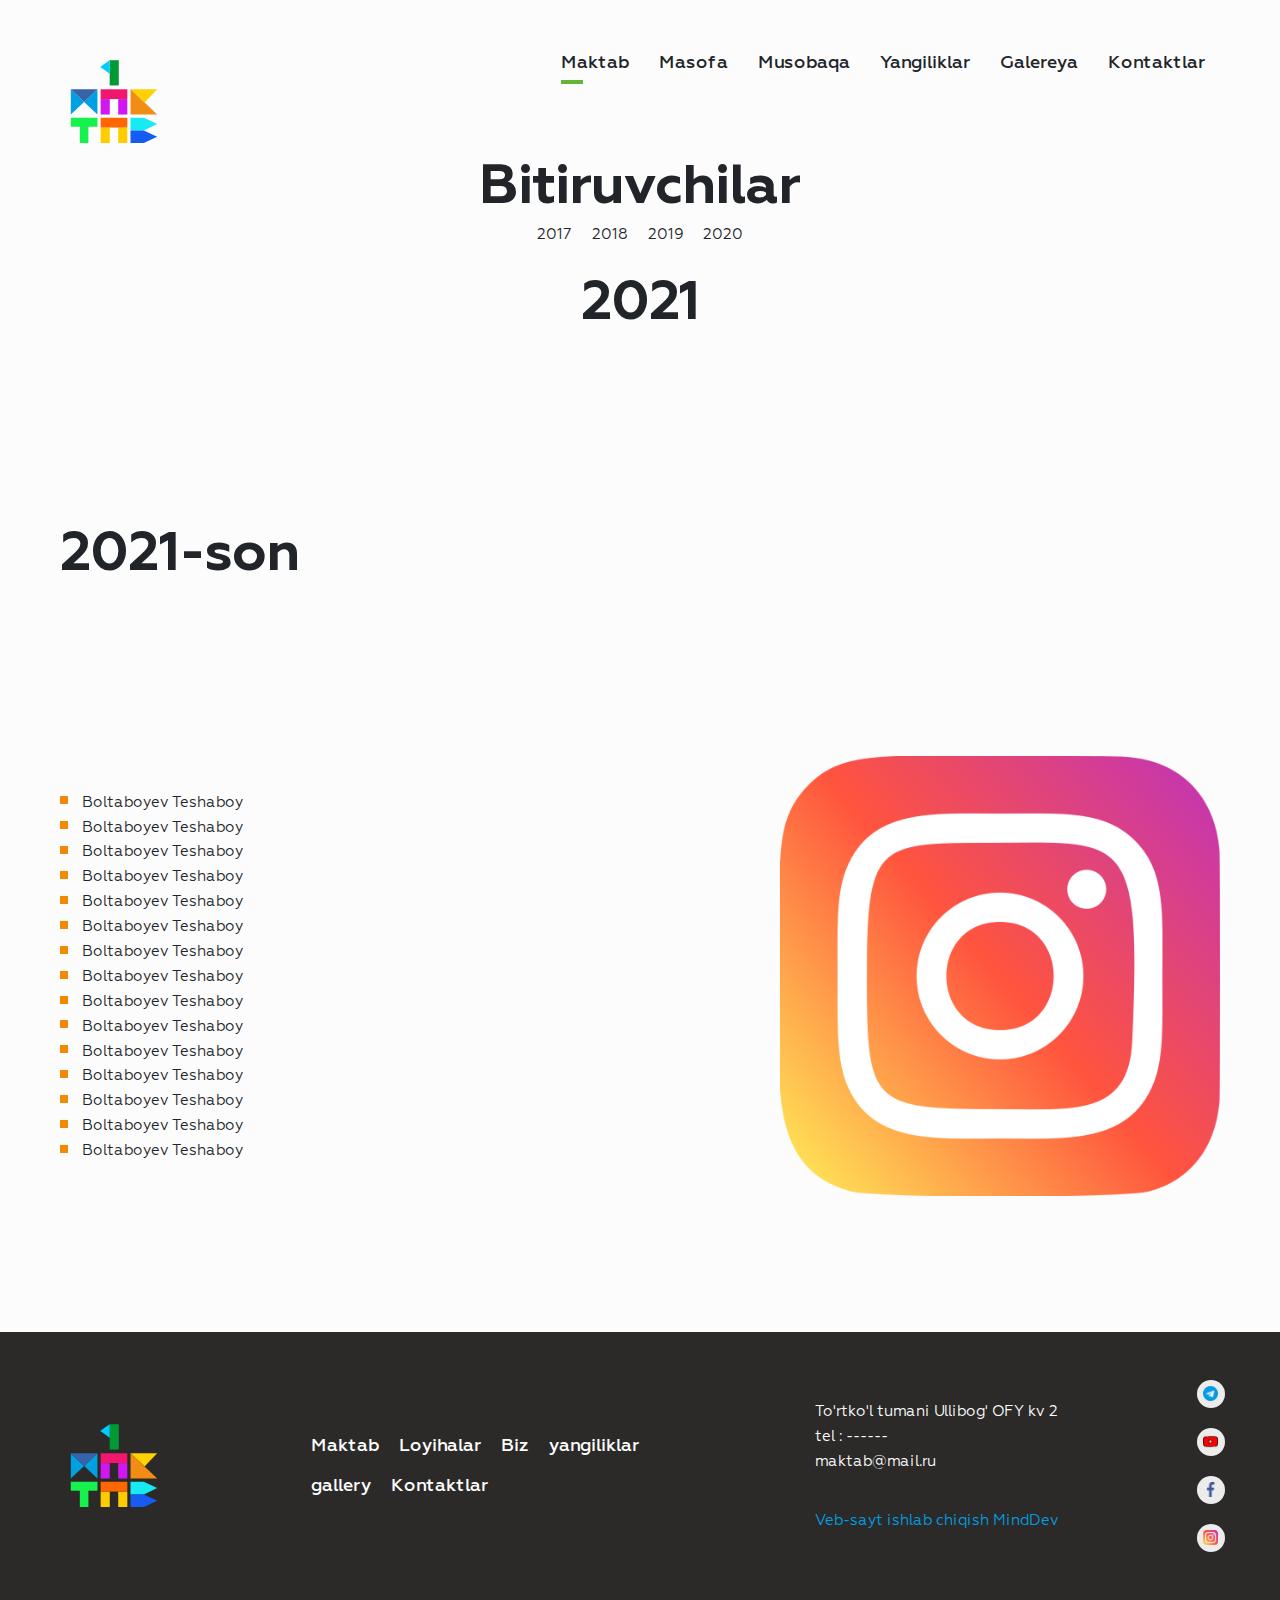
<file: Bitiruvchilar.html>
<!DOCTYPE html>
<html class="no-js">

<head>
    <meta http-equiv="Content-Type" content="text/html; charset=UTF-8" />
    <title>Bitiruvchilar</title>
    <meta name="description" content="">
    <meta name="viewport" content="width=device-width, initial-scale=1">
    <meta name="theme-color" content="#373737">
    <link rel="shortcut icon" href="local/templates/main/assets/icons/cropped-logo-32x32.png" type="image/x-icon">
    <link rel="icon" href="./images/icons/Maktab.svg" type="image/m-icon">
    <link href="local/templates/main/assets/styles/vendors.css" type="text/css" data-template-style="true"
        rel="stylesheet" />
    <link href="local/templates/main/assets/styles/style.css" type="text/css" data-template-style="true"
        rel="stylesheet" />
    <link href="local/templates/main/assets/styles/update.css" type="text/css" data-template-style="true"
        rel="stylesheet" />
    <script src="./images/icons/Maktab.svg" data-svg-path="./images/icons/Maktab.svg"></script>
    <script src="jquery-2.2.4.min.js"></script>
    <script>window.jQuery || document.write('<script src="/local/templates/mainvendors/jquery-2.2.4.min.js"><\/script>')</script>
    <script type="text/javascript" src="local/templates/main/assets/scripts/vendors.js"></script>
    <script type="text/javascript" src="local/templates/main/assets/scripts/main.js"></script>
    <script type="text/javascript" src="local/templates/main/assets/scripts/update.js"></script>
    <script
        type="text/javascript">var _ba = _ba || []; _ba.push(["aid", "415f1faa799397f34dcd658857c3ca87"]); _ba.push(["host", "generation-vlg.ru"]); (function () { var ba = document.createElement("script"); ba.type = "text/javascript"; ba.async = true; ba.src = (document.location.protocol == "https:" ? "https://" : "http://") + "bitrix.info/ba.js"; var s = document.getElementsByTagName("script")[0]; s.parentNode.insertBefore(ba, s); })();</script>
</head>

<body class="">

    <div class="preloader">
        <div class="preloader__curtains"></div>
        <div class="preloader__line"></div>
        <svg class="js-logo preloader-img preloader__logo" xmlns="http://www.w3.org/2000/svg" xml:space="preserve"
            width="108" height="108" version="1.1"
            style="shape-rendering:geometricPrecision; text-rendering:geometricPrecision; image-rendering:optimizeQuality; fill-rule:evenodd; clip-rule:evenodd"
            viewBox="0 0 30000 30000" xmlns:xlink="http://www.w3.org/1999/xlink"
            xmlns:xodm="http://www.corel.com/coreldraw/odm/2003">
            <defs>
                <style>
                    .fil11 {
                        fill: #009933
                    }

                    .fil0 {
                        fill: #00A0E3
                    }

                    .fil12 {
                        fill: #00CCFF
                    }

                    .fil5 {
                        fill: #175CF1
                    }

                    .fil4 {
                        fill: #17EAF1
                    }

                    .fil8 {
                        fill: #17F14D
                    }

                    .fil1 {
                        fill: #3763AB
                    }

                    .fil6 {
                        fill: #D017F1
                    }

                    .fil7 {
                        fill: #F1176E
                    }

                    .fil3 {
                        fill: #F18C16
                    }

                    .fil10 {
                        fill: #FF6600
                    }

                    .fil9 {
                        fill: #FFCC00
                    }

                    .fil2 {
                        fill: #FFD100
                    }
                </style>
            </defs>
            <g id="Слой_x0020_1">
                <metadata id="CorelCorpID_0Corel-Layer" />
                <g id="_2967967810240">
                    <g>
                        <polygon class="fil0" points="6699.73,14975.6 10403.9,18485.74 10403.9,11465.46 " />
                        <polygon class="fil0" points="2995.56,18485.74 6699.73,14975.6 2995.56,11465.46 " />
                        <polygon class="fil1" points="2995.56,11465.46 6699.73,14975.6 10403.9,11465.46 " />
                    </g>
                    <g>
                        <polygon class="fil2" points="19590.24,11465.46 23493.51,15164.28 26998.58,11465.46 " />
                        <polygon class="fil3"
                            points="23493.51,15164.28 19590.24,11465.46 19590.24,14188.21 19590.24,18485.74 23294.41,18485.74 26998.58,18485.74 " />
                    </g>
                    <g>
                        <polygon class="fil4"
                            points="23294.41,19374.74 19590.24,19374.74 19590.24,22884.88 23294.41,22884.88 26998.58,21130.95 " />
                        <polygon class="fil5"
                            points="23294.41,22884.88 19590.24,22884.88 19590.24,26395.02 23294.41,26395.02 26998.58,24638.81 " />
                    </g>
                    <g>
                        <polygon class="fil6"
                            points="13825.88,18485.74 13825.88,14188.21 11292.9,14188.21 11292.9,18485.74 " />
                        <polygon class="fil6"
                            points="16168.25,14188.21 16168.25,18485.74 18701.24,18485.74 18701.24,14188.21 " />
                        <polygon class="fil7"
                            points="13825.88,14188.21 16168.25,14188.21 18701.24,14188.21 18701.24,11465.46 11292.9,11465.46 11292.9,14188.21 " />
                    </g>
                    <polygon class="fil8"
                        points="10403.9,19374.74 2995.56,19374.74 2995.56,21846.88 5511.16,21846.88 5511.16,26395.02 7888.3,26395.02 7888.3,21846.88 10403.9,21846.88 " />
                    <g>
                        <polygon class="fil9"
                            points="13825.88,26395.02 13825.88,22097.49 11292.9,22097.49 11292.9,26395.02 " />
                        <polygon class="fil9"
                            points="16168.25,22097.49 16168.25,26395.02 18701.24,26395.02 18701.24,22097.49 " />
                        <polygon class="fil10"
                            points="13825.88,22097.49 16168.25,22097.49 18701.24,22097.49 18701.24,19374.74 11292.9,19374.74 11292.9,22097.49 " />
                    </g>
                    <g>
                        <polygon class="fil11"
                            points="13797.58,3386.84 13797.58,10407.12 16330.57,10407.12 16330.57,3386.84 " />
                        <polygon class="fil12"
                            points="11165.45,5253.02 12481.51,4319.93 13797.58,3386.84 13797.58,5253.02 13797.58,7119.2 12481.51,6186.11 " />
                    </g>
                </g>
            </g>
        </svg>
    </div>

    <div class="wrap-site">
        <header class="header">
            <div class="wrap">
                <div class="row align-items-md-center align-items-lg-stretch">
                    <div class="col-auto">
                        <a class="text-center header__logo " href="index.html">
                            <img src="./images/icons/Maktab.svg" alt="">
                        </a>
                    </div>
                    <div class="col position-static">
                        <div class="row align-items-center justify-content-end">
                            <div class="col-12 col-lg position-static d-flex justify-content-end">
                                <nav class="top-nav">
                                    <i class="d-lg-none top-nav__icon-pencil">
                                        <svg role="img" width="1em" height="1em">
                                            <use xlink:href="#si-pencil" />
                                        </svg>
                                    </i>
                                    <div class="top-nav__inner">
                                        <ul class="top-nav__list">
                                            <li class="has-submenu is-active top-nav__item">
                                                <a class="top-nav__link " href="school.html">Maktab</a>
                                                <ul class="top-nav__sub-menu">
                                                    <li class="top-nav__sub-item"><a class="top-nav__sub-link"
                                                            href="Maktab-haqida.html">Maktab-haqida</a></li>
                                                    <li class="top-nav__sub-item"><a class="top-nav__sub-link"
                                                            href="Bitiruvchilar.html">Bitiruvchilar</a></li>
                                                    <li class="top-nav__sub-item"><a class="top-nav__sub-link"
                                                            href="Loyihalar.html">Loyihalar</a></li>
                                                    <li class="top-nav__sub-item"><a class="top-nav__sub-link"
                                                            href="Ishlar.html">Ishlar</a></li>
                                                </ul>
                                            </li>
                                            <li class=" top-nav__item"><a class="top-nav__link"
                                                    href="Masofa.html">Masofa
                                                </a></li>
                                            <li class=" top-nav__item"><a class="top-nav__link"
                                                    href="Musobaqa.html">Musobaqa</a></li>

                                            <li class=" top-nav__item"><a class="top-nav__link" href="Yangiliklar.html">
                                                    Yangiliklar
                                                </a></li>
                                            <li class=" top-nav__item"><a class="top-nav__link"
                                                    href="Galereya.html">Galereya
                                                </a></li>
                                            <li class=" top-nav__item"><a class="top-nav__link"
                                                    href="Kontaktlar.html">Kontaktlar</a></li>
                                        </ul>
                                    </div>
                                </nav>
                            </div>
                            <div
                                class="col-12 col-md-auto d-lg-none order-1 order-md-0 d-flex justify-content-between align-items-center">
                                <div class="text-right b-soc b-soc--pos-header">
                                    <div class="b-soc__inner">
                                        <a class="b-soc__item b-soc__item--bg-alpha b-soc__item--vk"
                                            href="https://t.me/Nur_beginner">
                                            <img src="./images/icons/telegram.png" alt="">
                                        </a>
                                        <a class="b-soc__item b-soc__item--bg-alpha b-soc__item--yt"
                                            href="https://www.youtube.com">
                                            <img src="./images/icons/youtube.png" alt="">
                                        </a>
                                        <a class="b-soc__item b-soc__item--bg-alpha b-soc__item--fb"
                                            href="https://www.facebook.com">
                                            <img src="./images/icons/facebook.png" alt="">
                                        </a>
                                        <a class="b-soc__item b-soc__item--bg-alpha b-soc__item--fb"
                                            href="https://www.instagram.com">
                                            <img src="./images/icons/instagram.png" alt="">
                                        </a>
                                    </div>
                                </div>

                            </div>

                            <div class="col-auto d-lg-none">
                                <button class="menu-trigger" type="button"><i class="menu-trigger__icon"></i>
                                </button>
                            </div>
                        </div>
                    </div>
                </div>
            </div>
        </header>
        <main class="main">
            <h1 style="text-align: center;">Bitiruvchilar</h1>
            <p style="text-align: center;">
                <a href="#">2017</a>
                &nbsp; &nbsp;
                <a href="#">2018</a>
                &nbsp; &nbsp;
                <a href="#">2019</a>
                &nbsp; &nbsp;
                <a href="#">2020</a>
            </p>
            <p>
                <br>
            </p>
            <h1 style="text-align: center;"><a href="#">2021</a></h1>
            <h1><br>
            </h1>

            <section class="section section--page videos">
                <div class="wrap">
                    <div class="content-style">
                        <h1 class="section section--page videos">2021-son</h1>
                        <img width="440" src="./images/icons/instagram.png" height="293" align="right">
                        <br>
                        <ul>
                            <li>Boltaboyev Teshaboy</li>
                            <li>Boltaboyev Teshaboy</li>
                            <li>Boltaboyev Teshaboy</li>
                            <li>Boltaboyev Teshaboy</li>
                            <li>Boltaboyev Teshaboy</li>
                            <li>Boltaboyev Teshaboy</li>
                            <li>Boltaboyev Teshaboy</li>
                            <li>Boltaboyev Teshaboy</li>
                            <li>Boltaboyev Teshaboy</li>
                            <li>Boltaboyev Teshaboy</li>
                            <li>Boltaboyev Teshaboy</li>
                            <li>Boltaboyev Teshaboy</li>
                            <li>Boltaboyev Teshaboy</li>
                            <li>Boltaboyev Teshaboy</li>
                            <li>Boltaboyev Teshaboy</li>
                        </ul>
                        <br>
                    </div>
                </div>
            </section>
        </main>

        <footer class="footer">
            <div class="wrap">
                <div class="row align-items-center justify-content-lg-between">
                    <div class="col-auto col-sm col-lg-auto">
                        <a class="d-inline-block footer__logo" href="index.html">
                            <img id="footer__img-logo" src="./images/icons/Maktab.svg" alt="Логотип - Поколение">
                        </a>
                    </div>
                    <div class="col-auto d-none d-lg-block">
                        <nav class="nav-footer">
                            <ul class="nav-footer__list">
                                <li class=" nav-footer__item"><a class="nav-footer__link" href="#">Maktab</a>
                                </li>
                                <li class=" nav-footer__item"><a class="nav-footer__link"
                                        href="projects.html">Loyihalar</a></li>
                                <li class=" nav-footer__item"><a class="nav-footer__link" href="#">Biz</a></li>
                                <li class=" nav-footer__item"><a class="nav-footer__link" href="#">yangiliklar</a>
                                </li>
                                <li class=" nav-footer__item"><a class="nav-footer__link" href="#">gallery</a></li>
                                <li class=" nav-footer__item"><a class="nav-footer__link" href="#">Kontaktlar</a></li>
                            </ul>
                        </nav>
                    </div>
                    <div class="col-8 col-sm-5 col-lg-auto ml-auto ml-sm-0">
                        <p>To'rtko'l tumani Ullibog' OFY kv 2</p>
                        <p><a href="tel:"> tel : ------</a></p>
                        <p><a href="#">maktab@mail.ru</a></p>
                        <div class="d-none d-sm-block footer__created"><a href="#" target="_blank"
                                title="Перейти на сайт разработчика"> Veb-sayt ishlab chiqish <span
                                    class="magwai-link">MindDev</span></a>
                        </div>
                    </div>
                    <div class="col-sm-auto text-center my-4 m-sm-0">
                        <div class="b-soc">
                            <div class="flex-sm-column b-soc__inner">
                                <a class="b-soc__item b-soc__item--vk" href="https://t.me/Nur_beginner">
                                    <img src="./images/icons/telegram.png" alt="">

                                </a>
                                <a class="b-soc__item b-soc__item--yt" href="https://www.youtube.com">
                                    <img src="./images/icons/youtube.png" alt="">
                                </a>
                                <a class="b-soc__item b-soc__item--fb" href="https://www.facebook.com">
                                    <img src="./images/icons/facebook.png" alt="">
                                </a>
                                <a class="b-soc__item b-soc__item--fb" href="https://www.instagram.com">
                                    <img src="./images/icons/instagram.png" alt="">
                                </a>
                            </div>
                        </div>
                    </div>
                    <div class="col-12 d-sm-none text-center">
                        <div class="footer__created"><a href="#" target="_blank" title="Перейти на сайт разработчика">
                                Veb-sayt ishlab chiqish <span class="magwai-link">MindDev</span></a>
                        </div>
                    </div>
                </div>
            </div>
        </footer>
    </div>

</body>

</html>
</file>
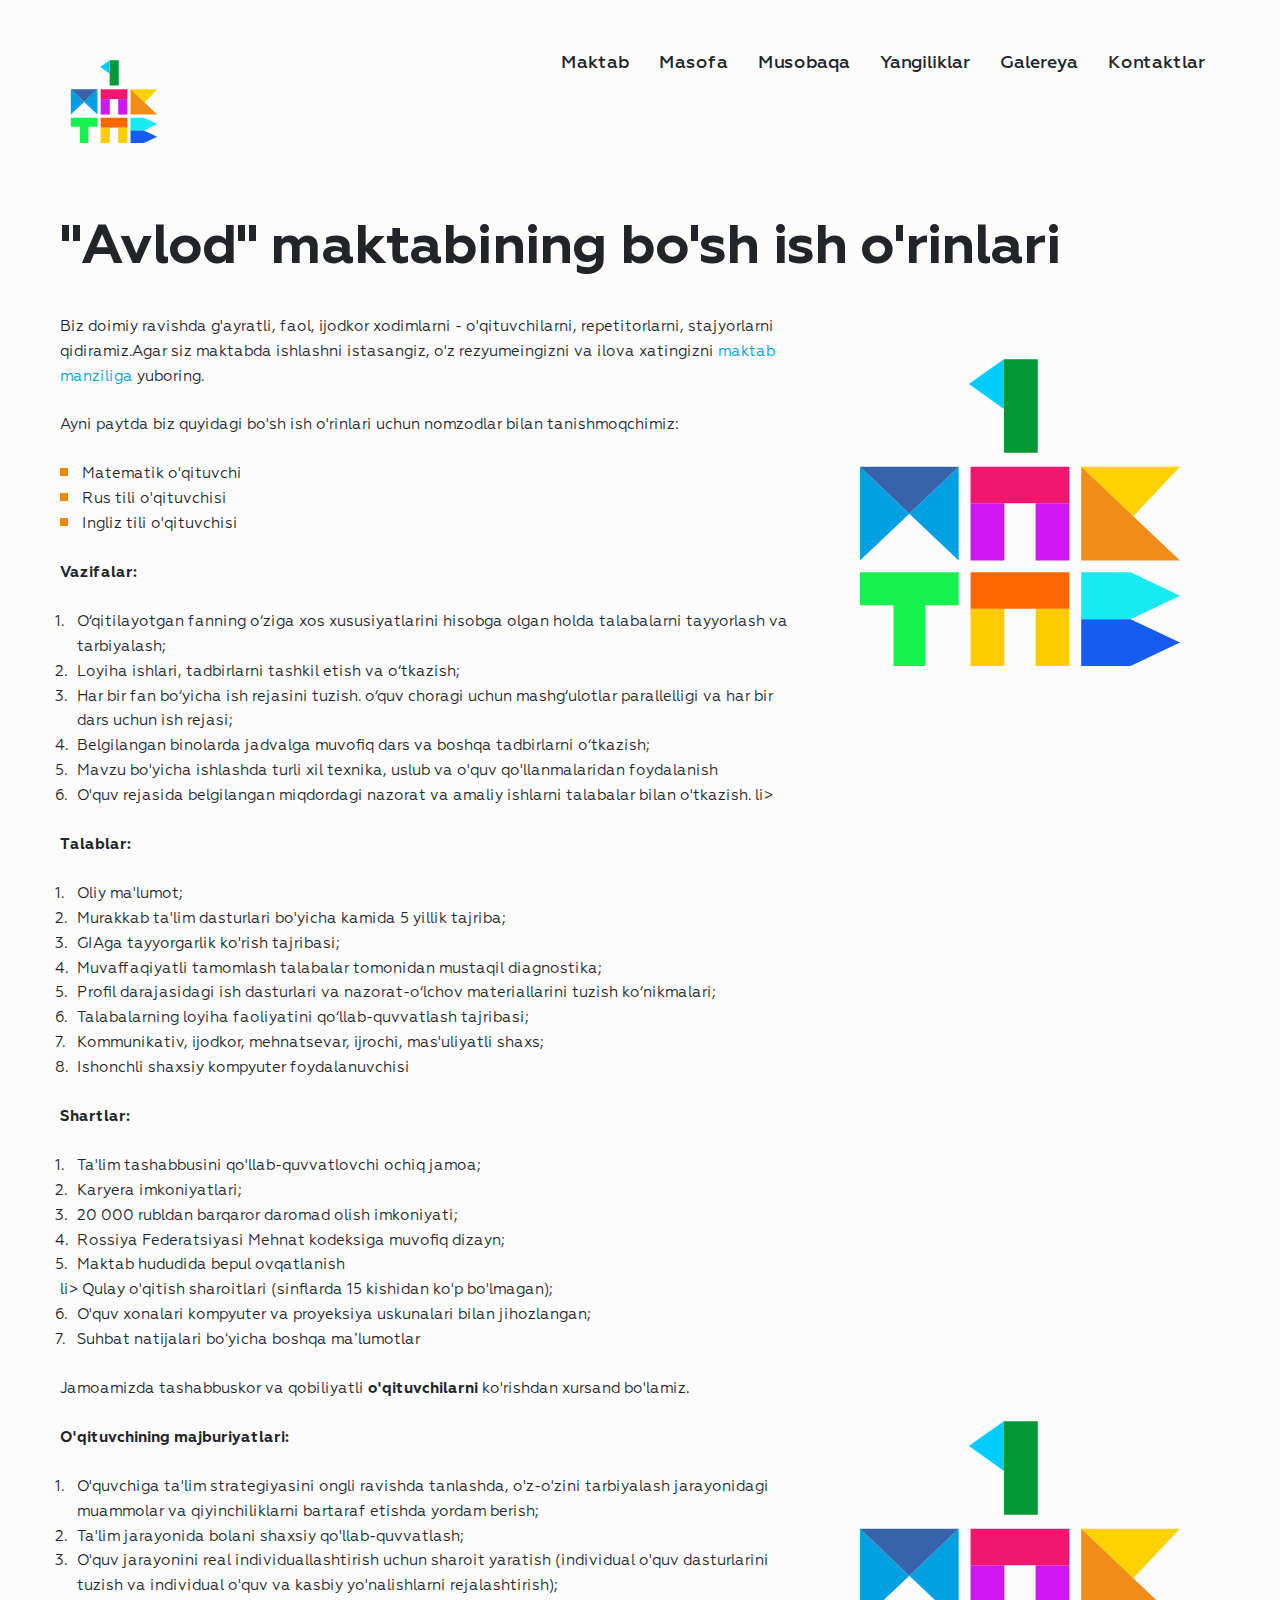
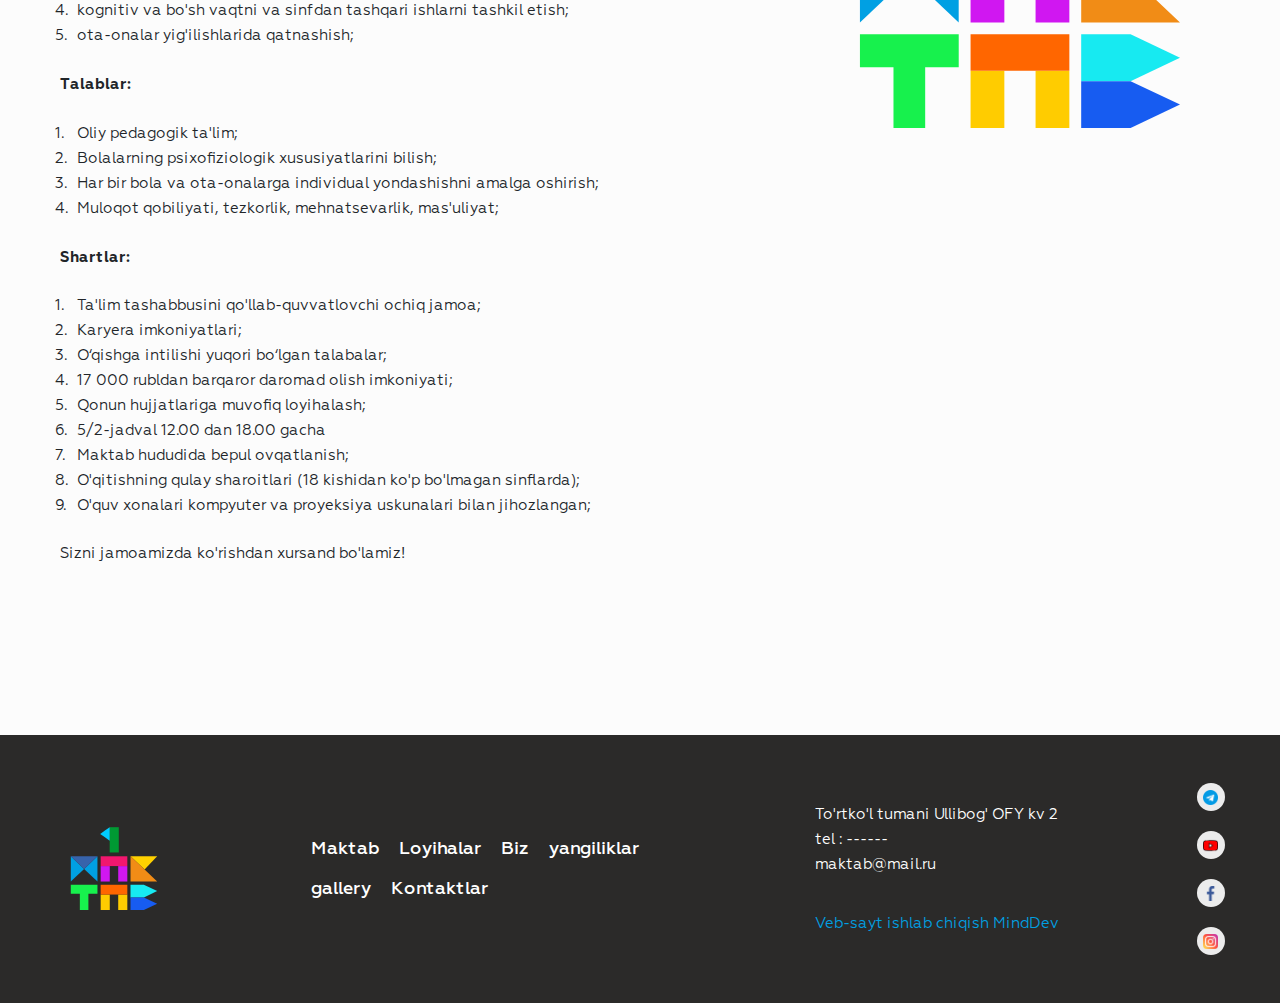
<file: Ishlar.html>
<!DOCTYPE html>
<html class="no-js">

<head>
	<meta http-equiv="Content-Type" content="text/html; charset=UTF-8" />
	<title>Ishlar</title>
	<meta name="description" content="">
	<meta name="viewport" content="width=device-width, initial-scale=1">
	<meta name="theme-color" content="#373737">
	<link rel="shortcut icon" href="local/templates/main/assets/icons/cropped-logo-32x32.png" type="image/x-icon">
	<link rel="icon" href="./images/icons/Maktab.svg" type="image/m-icon">
	<link href="local/templates/main/assets/styles/vendors.css" type="text/css" data-template-style="true"
		rel="stylesheet" />
	<link href="local/templates/main/assets/styles/style.css" type="text/css" data-template-style="true"
		rel="stylesheet" />
	<link href="local/templates/main/assets/styles/update.css" type="text/css" data-template-style="true"
		rel="stylesheet" />
	<script src="./images/icons/Maktab.svg" data-svg-path="./images/icons/Maktab.svg"></script>
	<script src="jquery-2.2.4.min.js"></script>
	<script>window.jQuery || document.write('<script src="/local/templates/mainvendors/jquery-2.2.4.min.js"><\/script>')</script>
	<script type="text/javascript" src="local/templates/main/assets/scripts/vendors.js"></script>
	<script type="text/javascript" src="local/templates/main/assets/scripts/main.js"></script>
	<script type="text/javascript" src="local/templates/main/assets/scripts/update.js"></script>
	<script
		type="text/javascript">var _ba = _ba || []; _ba.push(["aid", "415f1faa799397f34dcd658857c3ca87"]); _ba.push(["host", "generation-vlg.ru"]); (function () { var ba = document.createElement("script"); ba.type = "text/javascript"; ba.async = true; ba.src = (document.location.protocol == "https:" ? "https://" : "http://") + "bitrix.info/ba.js"; var s = document.getElementsByTagName("script")[0]; s.parentNode.insertBefore(ba, s); })();</script>
</head>

<body class="">

	<div class="preloader">
		<div class="preloader__curtains"></div>
		<div class="preloader__line"></div>
		<svg class="js-logo preloader-img preloader__logo" xmlns="http://www.w3.org/2000/svg" xml:space="preserve"
			width="108" height="108" version="1.1"
			style="shape-rendering:geometricPrecision; text-rendering:geometricPrecision; image-rendering:optimizeQuality; fill-rule:evenodd; clip-rule:evenodd"
			viewBox="0 0 30000 30000" xmlns:xlink="http://www.w3.org/1999/xlink"
			xmlns:xodm="http://www.corel.com/coreldraw/odm/2003">
			<defs>
				<style>
					.fil11 {
						fill: #009933
					}

					.fil0 {
						fill: #00A0E3
					}

					.fil12 {
						fill: #00CCFF
					}

					.fil5 {
						fill: #175CF1
					}

					.fil4 {
						fill: #17EAF1
					}

					.fil8 {
						fill: #17F14D
					}

					.fil1 {
						fill: #3763AB
					}

					.fil6 {
						fill: #D017F1
					}

					.fil7 {
						fill: #F1176E
					}

					.fil3 {
						fill: #F18C16
					}

					.fil10 {
						fill: #FF6600
					}

					.fil9 {
						fill: #FFCC00
					}

					.fil2 {
						fill: #FFD100
					}
				</style>
			</defs>
			<g id="Слой_x0020_1">
				<metadata id="CorelCorpID_0Corel-Layer" />
				<g id="_2967967810240">
					<g>
						<polygon class="fil0" points="6699.73,14975.6 10403.9,18485.74 10403.9,11465.46 " />
						<polygon class="fil0" points="2995.56,18485.74 6699.73,14975.6 2995.56,11465.46 " />
						<polygon class="fil1" points="2995.56,11465.46 6699.73,14975.6 10403.9,11465.46 " />
					</g>
					<g>
						<polygon class="fil2" points="19590.24,11465.46 23493.51,15164.28 26998.58,11465.46 " />
						<polygon class="fil3"
							points="23493.51,15164.28 19590.24,11465.46 19590.24,14188.21 19590.24,18485.74 23294.41,18485.74 26998.58,18485.74 " />
					</g>
					<g>
						<polygon class="fil4"
							points="23294.41,19374.74 19590.24,19374.74 19590.24,22884.88 23294.41,22884.88 26998.58,21130.95 " />
						<polygon class="fil5"
							points="23294.41,22884.88 19590.24,22884.88 19590.24,26395.02 23294.41,26395.02 26998.58,24638.81 " />
					</g>
					<g>
						<polygon class="fil6"
							points="13825.88,18485.74 13825.88,14188.21 11292.9,14188.21 11292.9,18485.74 " />
						<polygon class="fil6"
							points="16168.25,14188.21 16168.25,18485.74 18701.24,18485.74 18701.24,14188.21 " />
						<polygon class="fil7"
							points="13825.88,14188.21 16168.25,14188.21 18701.24,14188.21 18701.24,11465.46 11292.9,11465.46 11292.9,14188.21 " />
					</g>
					<polygon class="fil8"
						points="10403.9,19374.74 2995.56,19374.74 2995.56,21846.88 5511.16,21846.88 5511.16,26395.02 7888.3,26395.02 7888.3,21846.88 10403.9,21846.88 " />
					<g>
						<polygon class="fil9"
							points="13825.88,26395.02 13825.88,22097.49 11292.9,22097.49 11292.9,26395.02 " />
						<polygon class="fil9"
							points="16168.25,22097.49 16168.25,26395.02 18701.24,26395.02 18701.24,22097.49 " />
						<polygon class="fil10"
							points="13825.88,22097.49 16168.25,22097.49 18701.24,22097.49 18701.24,19374.74 11292.9,19374.74 11292.9,22097.49 " />
					</g>
					<g>
						<polygon class="fil11"
							points="13797.58,3386.84 13797.58,10407.12 16330.57,10407.12 16330.57,3386.84 " />
						<polygon class="fil12"
							points="11165.45,5253.02 12481.51,4319.93 13797.58,3386.84 13797.58,5253.02 13797.58,7119.2 12481.51,6186.11 " />
					</g>
				</g>
			</g>
		</svg>
	</div>

	<div class="wrap-site">
		<header class="header">
			<div class="wrap">
				<div class="row align-items-md-center align-items-lg-stretch">
					<div class="col-auto">
						<a class="text-center header__logo " href="index.html">
							<img src="./images/icons/Maktab.svg" alt="">
						</a>
					</div>
					<div class="col position-static">
						<div class="row align-items-center justify-content-end">
							<div class="col-12 col-lg position-static d-flex justify-content-end">
								<nav class="top-nav">
									<i class="d-lg-none top-nav__icon-pencil">
										<svg role="img" width="1em" height="1em">
											<use xlink:href="#si-pencil" />
										</svg>
									</i>
									<div class="top-nav__inner">
										<ul class="top-nav__list">
											<li class="has-submenu  top-nav__item">
												<a class="top-nav__link" href="school.html">Maktab</a>
												<ul class="top-nav__sub-menu">
													<li class="top-nav__sub-item"><a class="top-nav__sub-link"
															href="Maktab-haqida.html">Maktab-haqida</a></li>
													<li class="top-nav__sub-item"><a class="top-nav__sub-link"
															href="Bitiruvchilar.html">Bitiruvchilar</a></li>
													<li class="top-nav__sub-item"><a class="top-nav__sub-link"
															href="Loyihalar.html">Loyihalar</a></li>
													<li class="top-nav__sub-item"><a class="top-nav__sub-link"
															href="Ishlar.html">Ishlar</a></li>
												</ul>
											</li>
											<li class=" top-nav__item"><a class="top-nav__link"
													href="Masofa.html">Masofa
												</a></li>
											<li class=" top-nav__item"><a class="top-nav__link"
													href="Musobaqa.html">Musobaqa</a></li>

											<li class=" top-nav__item"><a class="top-nav__link" href="Yangiliklar.html">
													Yangiliklar
												</a></li>
											<li class=" top-nav__item"><a class="top-nav__link"
													href="Galereya.html">Galereya
												</a></li>
											<li class=" top-nav__item"><a class="top-nav__link"
													href="Kontaktlar.html">Kontaktlar</a></li>
										</ul>
									</div>
								</nav>
							</div>
							<div
								class="col-12 col-md-auto d-lg-none order-1 order-md-0 d-flex justify-content-between align-items-center">
								<div class="text-right b-soc b-soc--pos-header">
									<div class="b-soc__inner">
										<a class="b-soc__item b-soc__item--bg-alpha b-soc__item--vk"
											href="https://t.me/Nur_beginner">
											<img src="./images/icons/telegram.png" alt="">
										</a>
										<a class="b-soc__item b-soc__item--bg-alpha b-soc__item--yt"
											href="https://www.youtube.com">
											<img src="./images/icons/youtube.png" alt="">
										</a>
										<a class="b-soc__item b-soc__item--bg-alpha b-soc__item--fb"
											href="https://www.facebook.com">
											<img src="./images/icons/facebook.png" alt="">
										</a>
										<a class="b-soc__item b-soc__item--bg-alpha b-soc__item--fb"
											href="https://www.instagram.com">
											<img src="./images/icons/instagram.png" alt="">
										</a>
									</div>
								</div>

							</div>

							<div class="col-auto d-lg-none">
								<button class="menu-trigger" type="button"><i class="menu-trigger__icon"></i>
								</button>
							</div>
						</div>
					</div>
				</div>
			</div>
		</header>
		<main class="main">
			<section class="section section--page videos">
				<div class="wrap">
					<div class="content-style">
						<h1 class="h1">"Avlod" maktabining bo'sh ish o'rinlari</h1>
						<p>
							<img width="400" alt="Присоединяйтесь к команде Поколения!"
								src="./images/icons/Maktab.svg"
								title="Присоединяйтесь к команде Поколения!"> Biz doimiy ravishda g'ayratli, faol,
							ijodkor xodimlarni - o'qituvchilarni, repetitorlarni, stajyorlarni qidiramiz.Agar siz
							maktabda ishlashni istasangiz, o'z rezyumeingizni va ilova xatingizni <a href="#">maktab
								manziliga</a>
							yuboring.
						</p>
						Ayni paytda biz quyidagi bo'sh ish o'rinlari uchun nomzodlar bilan tanishmoqchimiz:
						<ul>
							<li>Matematik o'qituvchi</li>
							<li>Rus tili o'qituvchisi </li>
							<li> Ingliz tili o'qituvchisi</li>
						</ul>
						<p>
							<b>Vazifalar:</b>
						</p>
						<ol>
							<li>O‘qitilayotgan fanning o‘ziga xos xususiyatlarini hisobga olgan holda talabalarni
								tayyorlash va tarbiyalash;</li>
							<li>Loyiha ishlari, tadbirlarni tashkil etish va o‘tkazish;</li>
							<li>Har bir fan bo‘yicha ish rejasini tuzish. o‘quv choragi uchun mashg‘ulotlar parallelligi
								va har bir dars uchun ish rejasi;</li>
							<li> Belgilangan binolarda jadvalga muvofiq dars va boshqa tadbirlarni o‘tkazish; </li>
							<li> Mavzu bo'yicha ishlashda turli xil texnika, uslub va o'quv qo'llanmalaridan foydalanish
							</li>
							<li> O'quv rejasida belgilangan miqdordagi nazorat va amaliy ishlarni talabalar bilan
								o'tkazish. li>
						</ol>
						<p>
							<b>Talablar:</b>
						</p>
						<ol>
							<li>Oliy ma'lumot;</li>
							<li>Murakkab ta'lim dasturlari bo'yicha kamida 5 yillik tajriba;</li>
							<li>GIAga tayyorgarlik ko'rish tajribasi;</li>
							<li>Muvaffaqiyatli tamomlash talabalar tomonidan mustaqil diagnostika;</li>
							<li>Profil darajasidagi ish dasturlari va nazorat-o‘lchov materiallarini tuzish
								ko‘nikmalari;</li>
							<li>Talabalarning loyiha faoliyatini qo‘llab-quvvatlash tajribasi;</li>
							<li>Kommunikativ, ijodkor, mehnatsevar, ijrochi, mas'uliyatli shaxs; </li>
							<li>Ishonchli shaxsiy kompyuter foydalanuvchisi</li>
						</ol>
						<p>
							<b>Shartlar:</b>
						</p>
						<ol>
							<li>Ta'lim tashabbusini qo'llab-quvvatlovchi ochiq jamoa; </li>
							<li> Karyera imkoniyatlari; </li>
							<li> 20 000 rubldan barqaror daromad olish imkoniyati; </li>
							<li> Rossiya Federatsiyasi Mehnat kodeksiga muvofiq dizayn; </li>
							<li> Maktab hududida bepul ovqatlanish </li> li> Qulay o'qitish sharoitlari (sinflarda 15
							kishidan ko'p bo'lmagan); </li>
							<li> O'quv xonalari kompyuter va proyeksiya uskunalari bilan jihozlangan; </li>
							<li>Suhbat natijalari boʻyicha boshqa maʼlumotlar</li>
						</ol>
						<p>
							Jamoamizda tashabbuskor va qobiliyatli <b>o'qituvchilarni</b> ko'rishdan xursand
							bo'lamiz.<img width="400" alt="" src="./images/icons/Maktab.svg"
								title="Присоединяйтесь к команде Поколения!">
						</p>
						<p>
							<b>O'qituvchining majburiyatlari:</b>
						</p>
						<ol>
							<li>O'quvchiga ta'lim strategiyasini ongli ravishda tanlashda, o'z-o'zini tarbiyalash
								jarayonidagi muammolar va qiyinchiliklarni bartaraf etishda yordam berish;</li>
							<li>Ta'lim jarayonida bolani shaxsiy qo'llab-quvvatlash;</li>
							<li>O'quv jarayonini real individuallashtirish uchun sharoit yaratish (individual o'quv
								dasturlarini tuzish va individual o'quv va kasbiy yo'nalishlarni rejalashtirish);</li>
							<li>kognitiv va bo'sh vaqtni va sinfdan tashqari ishlarni tashkil etish; </li>
							<li>ota-onalar yig'ilishlarida qatnashish;</li>
						</ol>
						<p>
							<b>Talablar:</b>
						</p>
						<ol>
							<li>Oliy pedagogik ta'lim; </li>
							<li> Bolalarning psixofiziologik xususiyatlarini bilish;</li>
							<li> Har bir bola va ota-onalarga individual yondashishni amalga oshirish;</li>
							<li> Muloqot qobiliyati, tezkorlik, mehnatsevarlik, mas'uliyat; </li>
						</ol>
						<p>
							<b> Shartlar:</b>
						</p>
						<ol>

							<li>Ta'lim tashabbusini qo'llab-quvvatlovchi ochiq jamoa; </li>
							<li> Karyera imkoniyatlari; </li>
							<li> O‘qishga intilishi yuqori bo‘lgan talabalar; </li>
							<li> 17 000 rubldan barqaror daromad olish imkoniyati; </li>
							<li> Qonun hujjatlariga muvofiq loyihalash; </li>
							<li>5/2-jadval 12.00 dan 18.00 gacha </li>
							<li>Maktab hududida bepul ovqatlanish; </li>
							<li> O'qitishning qulay sharoitlari (18 kishidan ko'p bo'lmagan sinflarda); </li>
							<li> O'quv xonalari kompyuter va proyeksiya uskunalari bilan jihozlangan; </li>
						</ol>
						<p>
							Sizni jamoamizda ko'rishdan xursand bo'lamiz!
						</p>
					</div>
				</div>
			</section> <br>
		</main>
		<footer class="footer">
			<div class="wrap">
				<div class="row align-items-center justify-content-lg-between">
					<div class="col-auto col-sm col-lg-auto">
						<a class="d-inline-block footer__logo" href="index.html">
							<img id="footer__img-logo" src="./images/icons/Maktab.svg" alt="Логотип - Поколение">
						</a>
					</div>
					<div class="col-auto d-none d-lg-block">
						<nav class="nav-footer">
							<ul class="nav-footer__list">
								<li class=" nav-footer__item"><a class="nav-footer__link" href="#">Maktab</a>
								</li>
								<li class=" nav-footer__item"><a class="nav-footer__link"
										href="projects.html">Loyihalar</a></li>
								<li class=" nav-footer__item"><a class="nav-footer__link" href="#">Biz</a></li>
								<li class=" nav-footer__item"><a class="nav-footer__link" href="#">yangiliklar</a>
								</li>
								<li class=" nav-footer__item"><a class="nav-footer__link" href="#">gallery</a></li>
								<li class=" nav-footer__item"><a class="nav-footer__link" href="#">Kontaktlar</a></li>
							</ul>
						</nav>
					</div>
					<div class="col-8 col-sm-5 col-lg-auto ml-auto ml-sm-0">
						<p>To'rtko'l tumani Ullibog' OFY kv 2</p>
						<p><a href="tel:"> tel : ------</a></p>
						<p><a href="#">maktab@mail.ru</a></p>
						<div class="d-none d-sm-block footer__created"><a href="#" target="_blank"
								title="Перейти на сайт разработчика"> Veb-sayt ishlab chiqish <span
									class="magwai-link">MindDev</span></a>
						</div>
					</div>
					<div class="col-sm-auto text-center my-4 m-sm-0">
						<div class="b-soc">
							<div class="flex-sm-column b-soc__inner">
								<a class="b-soc__item b-soc__item--vk" href="https://t.me/Nur_beginner">
									<img src="./images/icons/telegram.png" alt="">

								</a>
								<a class="b-soc__item b-soc__item--yt" href="https://www.youtube.com">
									<img src="./images/icons/youtube.png" alt="">
								</a>
								<a class="b-soc__item b-soc__item--fb" href="https://www.facebook.com">
									<img src="./images/icons/facebook.png" alt="">
								</a>
								<a class="b-soc__item b-soc__item--fb" href="https://www.instagram.com">
									<img src="./images/icons/instagram.png" alt="">
								</a>
							</div>
						</div>
					</div>
					<div class="col-12 d-sm-none text-center">
						<div class="footer__created"><a href="#" target="_blank" title="Перейти на сайт разработчика">
								Veb-sayt ishlab chiqish <span class="magwai-link">MindDev</span></a>
						</div>
					</div>
				</div>
			</div>
		</footer>
	</div>

</body>

</html>
</file>
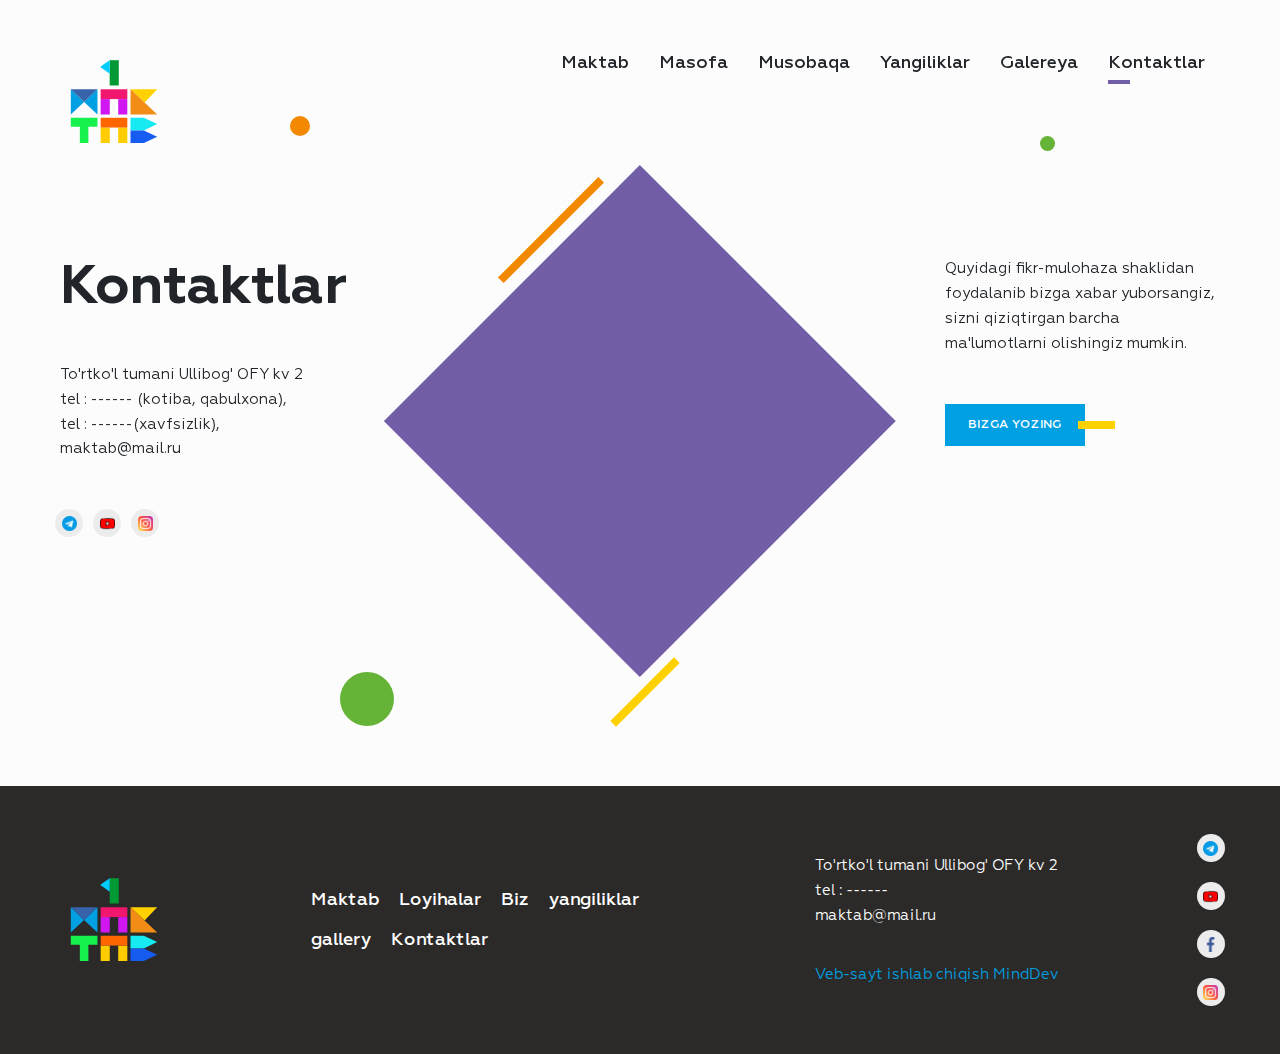
<file: Kontaktlar.html>
<!DOCTYPE html>
<html class="no-js">

<head>
	<meta http-equiv="Content-Type" content="text/html; charset=UTF-8" />
	<title>Kontaktlar</title>
	<meta name="description" content="">
	<meta name="viewport" content="width=device-width, initial-scale=1">
	<meta name="theme-color" content="#373737">
	<link rel="shortcut icon" href="local/templates/main/assets/icons/cropped-logo-32x32.png" type="image/x-icon">
	<link rel="icon" href="./images/icons/Maktab.svg" type="image/m-icon">
	<link href="local/templates/main/assets/styles/vendors.css" type="text/css" data-template-style="true"
		rel="stylesheet" />
	<link href="local/templates/main/assets/styles/style.css" type="text/css" data-template-style="true"
		rel="stylesheet" />
	<link href="local/templates/main/assets/styles/update.css" type="text/css" data-template-style="true"
		rel="stylesheet" />
	<script src="./images/icons/Maktab.svg"
		data-svg-path="./images/icons/Maktab.svg"></script>
	<script src="jquery-2.2.4.min.js"></script>
	<script>window.jQuery || document.write('<script src="/local/templates/mainvendors/jquery-2.2.4.min.js"><\/script>')</script>
	<script type="text/javascript" src="local/templates/main/assets/scripts/vendors.js"></script>
	<script type="text/javascript" src="local/templates/main/assets/scripts/main.js"></script>
	<script type="text/javascript" src="local/templates/main/assets/scripts/update.js"></script>
	<script
		type="text/javascript">var _ba = _ba || []; _ba.push(["aid", "415f1faa799397f34dcd658857c3ca87"]); _ba.push(["host", "generation-vlg.ru"]); (function () { var ba = document.createElement("script"); ba.type = "text/javascript"; ba.async = true; ba.src = (document.location.protocol == "https:" ? "https://" : "http://") + "bitrix.info/ba.js"; var s = document.getElementsByTagName("script")[0]; s.parentNode.insertBefore(ba, s); })();</script>
</head>

<body class="">

	<div class="preloader">
		<div class="preloader__curtains"></div>
		<div class="preloader__line"></div>
		<svg class="js-logo preloader-img preloader__logo" xmlns="http://www.w3.org/2000/svg" xml:space="preserve" width="108" height="108" version="1.1"
			style="shape-rendering:geometricPrecision; text-rendering:geometricPrecision; image-rendering:optimizeQuality; fill-rule:evenodd; clip-rule:evenodd"
			viewBox="0 0 30000 30000" xmlns:xlink="http://www.w3.org/1999/xlink"
			xmlns:xodm="http://www.corel.com/coreldraw/odm/2003">
			<defs>
				<style>
					.fil11 {
						fill: #009933
					}

					.fil0 {
						fill: #00A0E3
					}

					.fil12 {
						fill: #00CCFF
					}

					.fil5 {
						fill: #175CF1
					}

					.fil4 {
						fill: #17EAF1
					}

					.fil8 {
						fill: #17F14D
					}

					.fil1 {
						fill: #3763AB
					}

					.fil6 {
						fill: #D017F1
					}

					.fil7 {
						fill: #F1176E
					}

					.fil3 {
						fill: #F18C16
					}

					.fil10 {
						fill: #FF6600
					}

					.fil9 {
						fill: #FFCC00
					}

					.fil2 {
						fill: #FFD100
					}
				</style>
			</defs>
			<g id="Слой_x0020_1">
				<metadata id="CorelCorpID_0Corel-Layer" />
				<g id="_2967967810240">
					<g>
						<polygon class="fil0" points="6699.73,14975.6 10403.9,18485.74 10403.9,11465.46 " />
						<polygon class="fil0" points="2995.56,18485.74 6699.73,14975.6 2995.56,11465.46 " />
						<polygon class="fil1" points="2995.56,11465.46 6699.73,14975.6 10403.9,11465.46 " />
					</g>
					<g>
						<polygon class="fil2" points="19590.24,11465.46 23493.51,15164.28 26998.58,11465.46 " />
						<polygon class="fil3"
							points="23493.51,15164.28 19590.24,11465.46 19590.24,14188.21 19590.24,18485.74 23294.41,18485.74 26998.58,18485.74 " />
					</g>
					<g>
						<polygon class="fil4"
							points="23294.41,19374.74 19590.24,19374.74 19590.24,22884.88 23294.41,22884.88 26998.58,21130.95 " />
						<polygon class="fil5"
							points="23294.41,22884.88 19590.24,22884.88 19590.24,26395.02 23294.41,26395.02 26998.58,24638.81 " />
					</g>
					<g>
						<polygon class="fil6"
							points="13825.88,18485.74 13825.88,14188.21 11292.9,14188.21 11292.9,18485.74 " />
						<polygon class="fil6"
							points="16168.25,14188.21 16168.25,18485.74 18701.24,18485.74 18701.24,14188.21 " />
						<polygon class="fil7"
							points="13825.88,14188.21 16168.25,14188.21 18701.24,14188.21 18701.24,11465.46 11292.9,11465.46 11292.9,14188.21 " />
					</g>
					<polygon class="fil8"
						points="10403.9,19374.74 2995.56,19374.74 2995.56,21846.88 5511.16,21846.88 5511.16,26395.02 7888.3,26395.02 7888.3,21846.88 10403.9,21846.88 " />
					<g>
						<polygon class="fil9"
							points="13825.88,26395.02 13825.88,22097.49 11292.9,22097.49 11292.9,26395.02 " />
						<polygon class="fil9"
							points="16168.25,22097.49 16168.25,26395.02 18701.24,26395.02 18701.24,22097.49 " />
						<polygon class="fil10"
							points="13825.88,22097.49 16168.25,22097.49 18701.24,22097.49 18701.24,19374.74 11292.9,19374.74 11292.9,22097.49 " />
					</g>
					<g>
						<polygon class="fil11"
							points="13797.58,3386.84 13797.58,10407.12 16330.57,10407.12 16330.57,3386.84 " />
						<polygon class="fil12"
							points="11165.45,5253.02 12481.51,4319.93 13797.58,3386.84 13797.58,5253.02 13797.58,7119.2 12481.51,6186.11 " />
					</g>
				</g>
			</g>
		</svg>
	</div>
	
	<div class="wrap-site">
		<header class="header">
			<div class="wrap">
				<div class="row align-items-md-center align-items-lg-stretch">
					<div class="col-auto">
						<a class="text-center header__logo " href="index.html">
							<img src="./images/icons/Maktab.svg" alt="">
						</a>
					</div>
					<div class="col position-static">
						<div class="row align-items-center justify-content-end">
							<div class="col-12 col-lg position-static d-flex justify-content-end">
								<nav class="top-nav">
									<i class="d-lg-none top-nav__icon-pencil">
										<svg role="img" width="1em" height="1em">
											<use xlink:href="#si-pencil" />
										</svg>
									</i>
									<div class="top-nav__inner">
										<ul class="top-nav__list">
											<li class="has-submenu  top-nav__item">
												<a class="top-nav__link" href="school.html">Maktab</a>
												<ul class="top-nav__sub-menu">
													<li class="top-nav__sub-item"><a class="top-nav__sub-link"
															href="Maktab-haqida.html">Maktab-haqida</a></li>
													<li class="top-nav__sub-item"><a class="top-nav__sub-link"
															href="Bitiruvchilar.html">Bitiruvchilar</a></li>
													<li class="top-nav__sub-item"><a class="top-nav__sub-link"
															href="Loyihalar.html">Loyihalar</a></li>
													<li class="top-nav__sub-item"><a class="top-nav__sub-link"
															href="Ishlar.html">Ishlar</a></li>
												</ul>
											</li>
											<li class=" top-nav__item"><a class="top-nav__link"
													href="Masofa.html">Masofa
												</a></li>
											<li class=" top-nav__item"><a class="top-nav__link"
													href="Musobaqa.html">Musobaqa</a></li>

											<li class=" top-nav__item"><a class="top-nav__link" href="Yangiliklar.html">
													Yangiliklar
												</a></li>
											<li class=" top-nav__item"><a class="top-nav__link"
													href="Galereya.html">Galereya
												</a></li>
											<li class=" top-nav__item is-active"><a class="top-nav__link"
													href="Kontaktlar.html">Kontaktlar</a></li>
										</ul>
									</div>
								</nav>
							</div>
							<div
								class="col-12 col-md-auto d-lg-none order-1 order-md-0 d-flex justify-content-between align-items-center">
								<div class="text-right b-soc b-soc--pos-header">
									<div class="b-soc__inner">
										<a class="b-soc__item b-soc__item--bg-alpha b-soc__item--vk"
											href="https://t.me/Nur_beginner">
											<img src="./images/icons/telegram.png" alt="">
										</a>
										<a class="b-soc__item b-soc__item--bg-alpha b-soc__item--yt"
											href="https://www.youtube.com">
											<img src="./images/icons/youtube.png" alt="">
										</a>
										<a class="b-soc__item b-soc__item--bg-alpha b-soc__item--fb"
											href="https://www.facebook.com">
											<img src="./images/icons/facebook.png" alt="">
										</a>
										<a class="b-soc__item b-soc__item--bg-alpha b-soc__item--fb"
											href="https://www.instagram.com">
											<img src="./images/icons/instagram.png" alt="">
										</a>
									</div>
								</div>
								
							</div>
							
							<div class="col-auto d-lg-none">
								<button class="menu-trigger" type="button"><i class="menu-trigger__icon"></i>
								</button>
							</div>
						</div>
					</div>
				</div>
			</div>
		</header>
        <main class="main">


            <section class="section section--page contacts">
                <ul class="js-scene parallax-scene contacts__decor" data-relative-input="true" data-aos="zoom-out" data-aos-delay="2500">
                    <li class="parallax-layer" data-depth="0.1"><i class="contacts__i-dot-green-sm"></i>
                    </li>
                    <li class="parallax-layer" data-depth="0.3"><i class="contacts__i-dot-green-lg"></i>
                    </li>
                    <li class="parallax-layer" data-depth="0.2"><i class="contacts__i-dot-orange"></i>
                    </li>
                </ul>
                <div class="wrap position-relative">
                    <div class="row">
                        <div class="col-md-6 col-lg-3">
                            <h1 class="h1 text-center text-md-left contacts__title">Kontaktlar</h1>
                            <div class="my-4 my-md-5 text-center text-md-left">
                                <p>To'rtko'l tumani Ullibog' OFY kv 2</p>
        <p><a href="tel:">tel : ------ </a>(kotiba, qabulxona),</p>
        <p><a href="tel:">tel : ------</a>(xavfsizlik),</p>
        <p><a href="#">maktab@mail.ru</a></p>					</div>
                            <div class="d-none d-lg-block b-soc">
                                <div class="b-soc__inner">
                                    <a class="b-soc__item b-soc__item--vk"href="https://t.me/Nur_beginner">
										<img src="./images/icons/telegram.png" alt="">
                                    </a>
                                    <a class="b-soc__item b-soc__item--yt" href="https://www.youtube.com">
										<img src="./images/icons/youtube.png" alt="">
                                    </a>
                                    <a class="b-soc__item b-soc__item--fb" href="https://www.instagram.com">
										<img src="./images/icons/instagram.png" alt="">
                                    </a>
                                </div>
                            </div>
                        </div>
                        <div class="col-md d-flex justify-content-center order-md-1 order-lg-0" data-aos="zoom-in">
                            <svg class="clip-svg">
                                <defs>
                                    <clippath id="clipPath" clippathunits="objectBoundingBox">
                                        <polygon points="0.5 0, 1 0.5, 0.5 1, 0 0.5" />
                                    </clippath>
                                </defs>
                            </svg>
                            <div class="flex-shrink-0 contacts__map-container">
                                <div class="contacts__map" id="">
									<iframe src="https://www.google.com/maps/embed?pb=!1m18!1m12!1m3!1d23881.03758559292!2d61.00647844330813!3d41.56643749890358!2m3!1f0!2f0!3f0!3m2!1i1024!2i768!4f13.1!3m3!1m2!1s0x41e0763fe0c85727%3A0x77928940640c2d57!2zNDHCsDM0JzA2LjgiTiA2McKwMDAnNTguOSJF!5e0!3m2!1suz!2s!4v1643881200122!5m2!1suz!2s" width="500" height="500" style="border:0;" allowfullscreen="" loading="lazy"></iframe>
								</div>
                                <i class="contacts__map-line contacts__map-line--orange"></i>
                                <i class="contacts__map-line contacts__map-line--yellow"></i>
                            </div>
                        </div>
                        <div class="col-md-6 col-lg-3 mb-5 mb-md-0">
                            
                            <div class="d-none d-lg-block">
                                <p>Quyidagi fikr-mulohaza shaklidan foydalanib bizga xabar yuborsangiz, sizni qiziqtirgan barcha ma'lumotlarni olishingiz mumkin.</p>						
								<div class="mt-5"><a class="btn btn--blue btn--with-line js-modal" href="#" data-aos="new-animation" data-aos-delay="800">Bizga yozing</a></div>
                            </div>
                        </div>
                        <div class="col-md-6 pr-md-5 d-lg-none order-md-1 text-center text-md-left mb-4 mb-md-0">
                            <p>Quyidagi fikr-mulohaza shaklidan foydalanib bizga xabar yuborsangiz, sizni qiziqtirgan barcha ma'lumotlarni olishingiz mumkin.</p>					<div class="mt-4 mt-md-5"><a class="btn btn--blue btn--with-line js-modal" href="/local/templates/main/modals/modal-feedback.php" data-aos="new-animation" data-aos-delay="800">Напишите нам</a></div>
                        </div>
                        <div class="col-md-6 d-lg-none order-md-1">
                            <div class="text-center text-md-right b-soc">
                                <div class="b-soc__inner">
                                    <a class="b-soc__item b-soc__item--bg-alpha b-soc__item--vk" href="https://www.instagram.com">
										<img src="./images/icons/instagram.png" alt="">
                                    </a>
                                    <a class="b-soc__item b-soc__item--bg-alpha b-soc__item--yt"  href="https://www.youtube.com">
										<img src="./images/icons/youtube.png" alt="">

                                    </a>
                                    <a class="b-soc__item b-soc__item--bg-alpha b-soc__item--fb"href="https://t.me/Nur_beginner">
										<img src="./images/icons/telegram.png" alt=""> 
                                    </a>
                                </div>
                            </div>
                        </div>
                    </div>
                </div>
            </section>
        
        
        </main>
		<footer class="footer">
			<div class="wrap">
				<div class="row align-items-center justify-content-lg-between">
					<div class="col-auto col-sm col-lg-auto">
						<a class="d-inline-block footer__logo" href="index.html">
							<img id="footer__img-logo" src="./images/icons/Maktab.svg" alt="Логотип - Поколение">
						</a>
					</div>
					<div class="col-auto d-none d-lg-block">
						<nav class="nav-footer">
							<ul class="nav-footer__list">
								<li class=" nav-footer__item"><a class="nav-footer__link" href="#">Maktab</a>
								</li>
								<li class=" nav-footer__item"><a class="nav-footer__link"
										href="projects.html">Loyihalar</a></li>
								<li class=" nav-footer__item"><a class="nav-footer__link" href="#">Biz</a></li>
								<li class=" nav-footer__item"><a class="nav-footer__link" href="#">yangiliklar</a>
								</li>
								<li class=" nav-footer__item"><a class="nav-footer__link"
										href="#">gallery</a></li>
								<li class=" nav-footer__item"><a class="nav-footer__link"
										href="#">Kontaktlar</a></li>
							</ul>
						</nav>
					</div>
					<div class="col-8 col-sm-5 col-lg-auto ml-auto ml-sm-0">
						<p>To'rtko'l tumani Ullibog' OFY kv 2</p>
						<p><a href="tel:"> tel : ------</a></p>
						<p><a href="#">maktab@mail.ru</a></p>
						<div class="d-none d-sm-block footer__created"><a href="#" target="_blank"
								title="Перейти на сайт разработчика"> Veb-sayt ishlab chiqish <span
									class="magwai-link">MindDev</span></a>
						</div>
					</div>
					<div class="col-sm-auto text-center my-4 m-sm-0">
						<div class="b-soc">
							<div class="flex-sm-column b-soc__inner">
								<a class="b-soc__item b-soc__item--vk" href="https://t.me/Nur_beginner">
									<img src="./images/icons/telegram.png" alt="">

								</a>
								<a class="b-soc__item b-soc__item--yt" href="https://www.youtube.com">
									<img src="./images/icons/youtube.png" alt="">
								</a>
								<a class="b-soc__item b-soc__item--fb" href="https://www.facebook.com">
									<img src="./images/icons/facebook.png" alt="">
								</a>
								<a class="b-soc__item b-soc__item--fb" href="https://www.instagram.com">
									<img src="./images/icons/instagram.png" alt="">
								</a>
							</div>
						</div>
					</div>
					<div class="col-12 d-sm-none text-center">
						<div class="footer__created"><a href="#" target="_blank"
								title="Перейти на сайт разработчика"> Veb-sayt ishlab chiqish <span
									class="magwai-link">MindDev</span></a>
						</div>
					</div>
				</div>
			</div>
		</footer>
	</div>
	
</body>

</html>
</file>
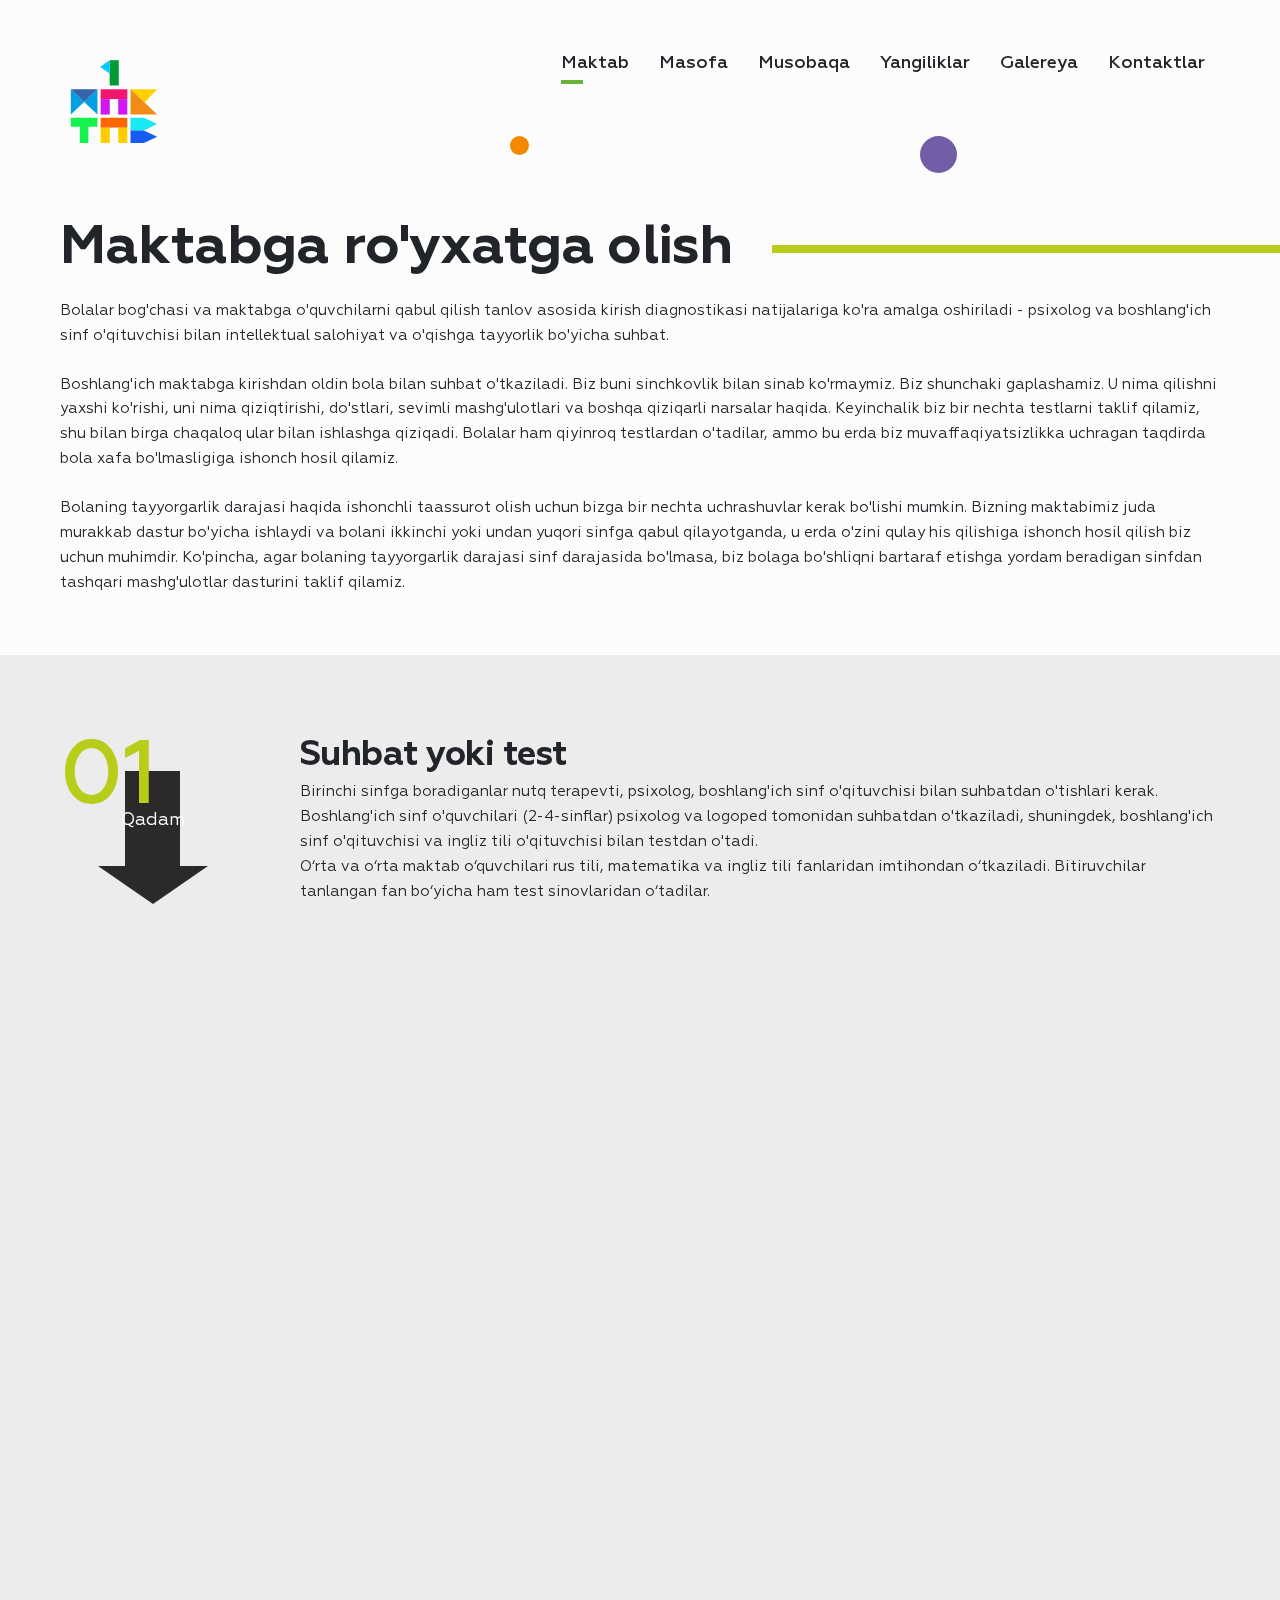
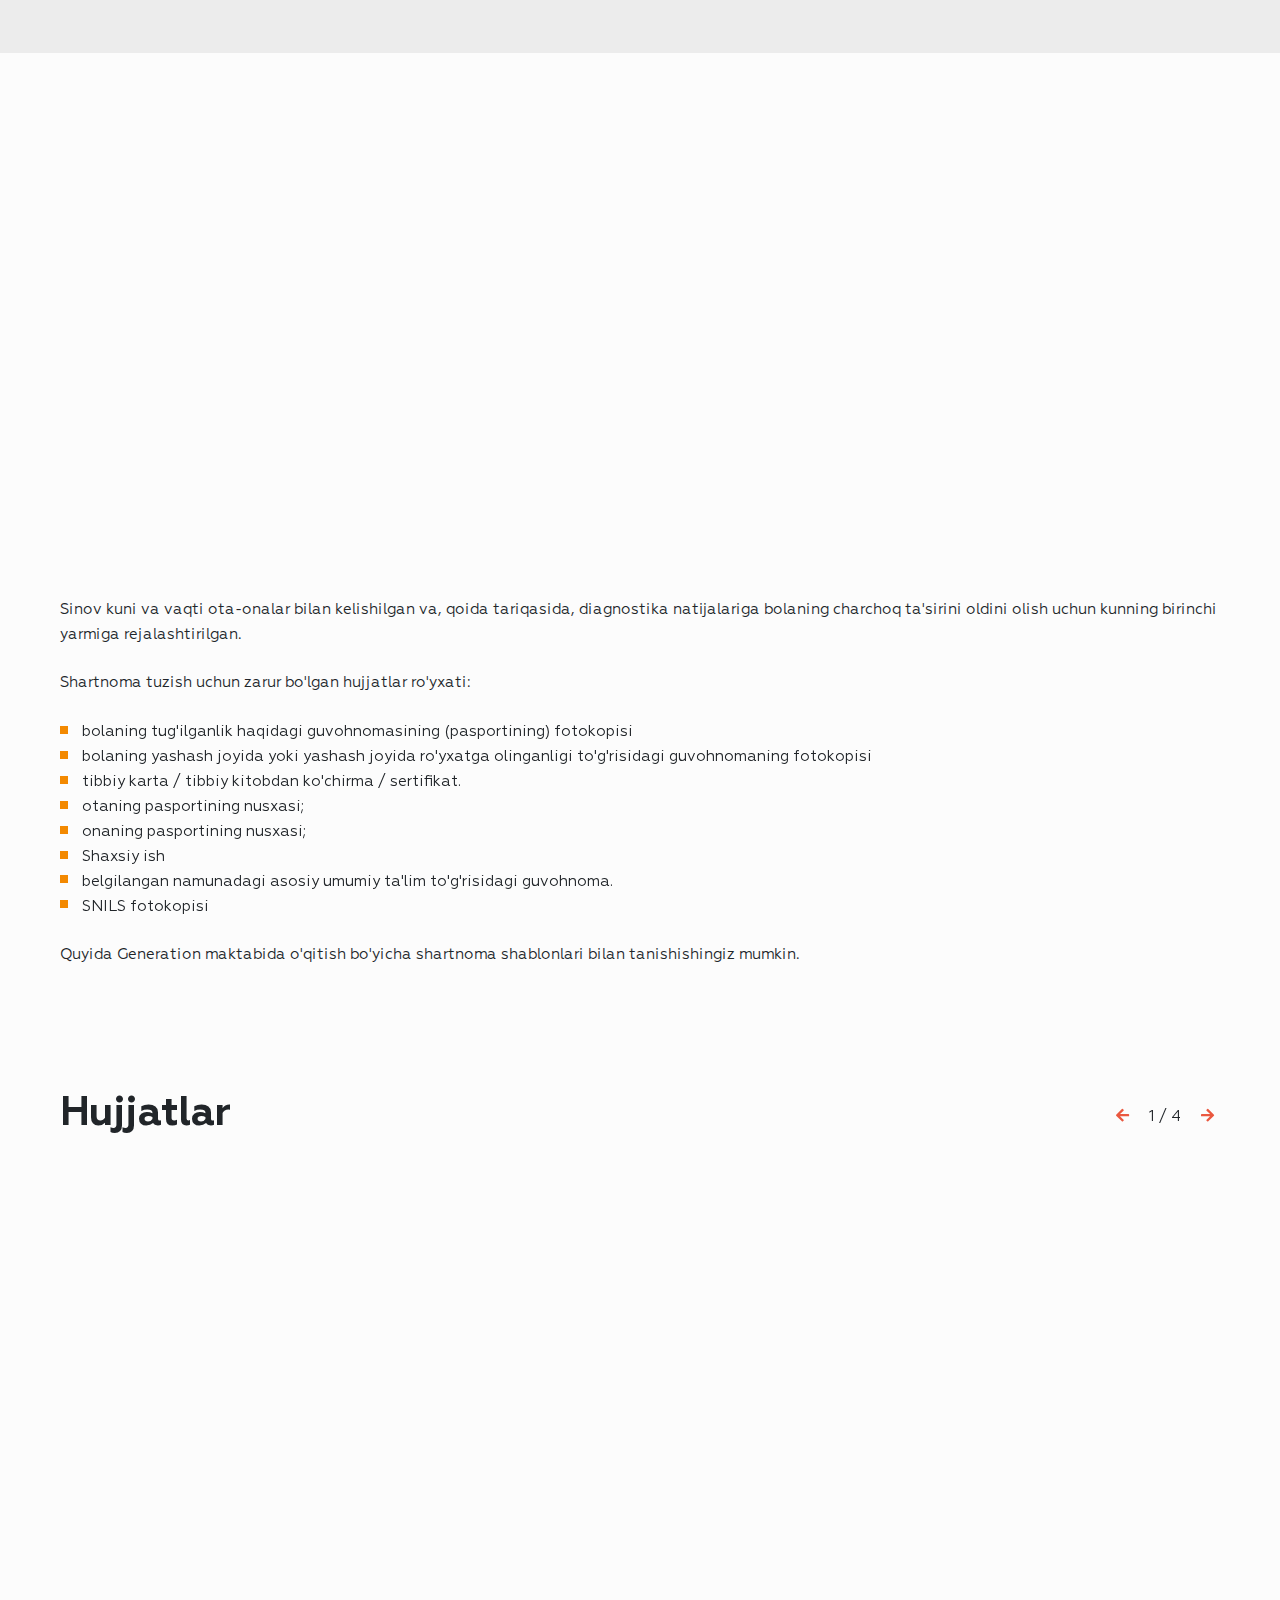
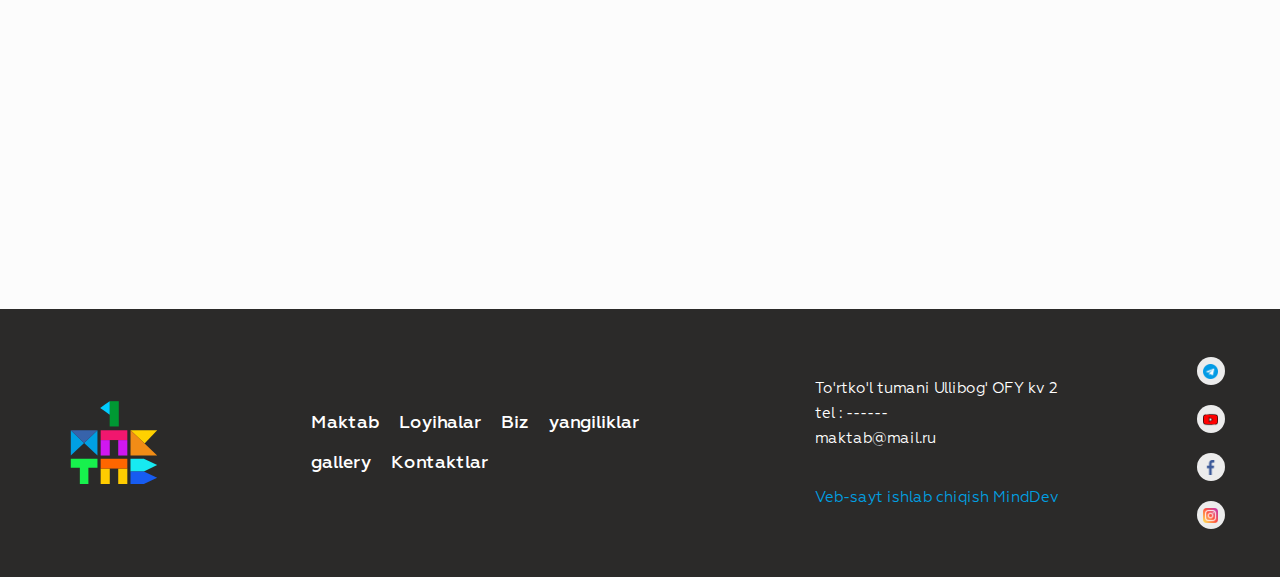
<file: school.html>
<!DOCTYPE html>
<html class="no-js">

<head>
	<meta http-equiv="Content-Type" content="text/html; charset=UTF-8" />
	<title>Maktab</title>
	<meta name="description" content="">
	<meta name="viewport" content="width=device-width, initial-scale=1">
	<meta name="theme-color" content="#373737">
	<link rel="shortcut icon" href="local/templates/main/assets/icons/cropped-logo-32x32.png" type="image/x-icon">
	<link rel="icon" href="./images/icons/Maktab.svg" type="image/m-icon">
	<link href="local/templates/main/assets/styles/vendors.css" type="text/css" data-template-style="true"
		rel="stylesheet" />
	<link href="local/templates/main/assets/styles/style.css" type="text/css" data-template-style="true"
		rel="stylesheet" />
	<link href="local/templates/main/assets/styles/update.css" type="text/css" data-template-style="true"
		rel="stylesheet" />
	<script src="./images/icons/Maktab.svg"
		data-svg-path="./images/icons/Maktab.svg"></script>
	<script src="jquery-2.2.4.min.js"></script>
	<script>window.jQuery || document.write('<script src="/local/templates/mainvendors/jquery-2.2.4.min.js"><\/script>')</script>
	<script type="text/javascript" src="local/templates/main/assets/scripts/vendors.js"></script>
	<script type="text/javascript" src="local/templates/main/assets/scripts/main.js"></script>
	<script type="text/javascript" src="local/templates/main/assets/scripts/update.js"></script>
	<script
		type="text/javascript">var _ba = _ba || []; _ba.push(["aid", "415f1faa799397f34dcd658857c3ca87"]); _ba.push(["host", "generation-vlg.ru"]); (function () { var ba = document.createElement("script"); ba.type = "text/javascript"; ba.async = true; ba.src = (document.location.protocol == "https:" ? "https://" : "http://") + "bitrix.info/ba.js"; var s = document.getElementsByTagName("script")[0]; s.parentNode.insertBefore(ba, s); })();</script>
</head>

<body class="">

	<div class="preloader">
		<div class="preloader__curtains"></div>
		<div class="preloader__line"></div>
		<svg class="js-logo preloader-img preloader__logo" xmlns="http://www.w3.org/2000/svg" xml:space="preserve" width="108" height="108" version="1.1"
			style="shape-rendering:geometricPrecision; text-rendering:geometricPrecision; image-rendering:optimizeQuality; fill-rule:evenodd; clip-rule:evenodd"
			viewBox="0 0 30000 30000" xmlns:xlink="http://www.w3.org/1999/xlink"
			xmlns:xodm="http://www.corel.com/coreldraw/odm/2003">
			<defs>
				<style>
					.fil11 {
						fill: #009933
					}

					.fil0 {
						fill: #00A0E3
					}

					.fil12 {
						fill: #00CCFF
					}

					.fil5 {
						fill: #175CF1
					}

					.fil4 {
						fill: #17EAF1
					}

					.fil8 {
						fill: #17F14D
					}

					.fil1 {
						fill: #3763AB
					}

					.fil6 {
						fill: #D017F1
					}

					.fil7 {
						fill: #F1176E
					}

					.fil3 {
						fill: #F18C16
					}

					.fil10 {
						fill: #FF6600
					}

					.fil9 {
						fill: #FFCC00
					}

					.fil2 {
						fill: #FFD100
					}
				</style>
			</defs>
			<g id="Слой_x0020_1">
				<metadata id="CorelCorpID_0Corel-Layer" />
				<g id="_2967967810240">
					<g>
						<polygon class="fil0" points="6699.73,14975.6 10403.9,18485.74 10403.9,11465.46 " />
						<polygon class="fil0" points="2995.56,18485.74 6699.73,14975.6 2995.56,11465.46 " />
						<polygon class="fil1" points="2995.56,11465.46 6699.73,14975.6 10403.9,11465.46 " />
					</g>
					<g>
						<polygon class="fil2" points="19590.24,11465.46 23493.51,15164.28 26998.58,11465.46 " />
						<polygon class="fil3"
							points="23493.51,15164.28 19590.24,11465.46 19590.24,14188.21 19590.24,18485.74 23294.41,18485.74 26998.58,18485.74 " />
					</g>
					<g>
						<polygon class="fil4"
							points="23294.41,19374.74 19590.24,19374.74 19590.24,22884.88 23294.41,22884.88 26998.58,21130.95 " />
						<polygon class="fil5"
							points="23294.41,22884.88 19590.24,22884.88 19590.24,26395.02 23294.41,26395.02 26998.58,24638.81 " />
					</g>
					<g>
						<polygon class="fil6"
							points="13825.88,18485.74 13825.88,14188.21 11292.9,14188.21 11292.9,18485.74 " />
						<polygon class="fil6"
							points="16168.25,14188.21 16168.25,18485.74 18701.24,18485.74 18701.24,14188.21 " />
						<polygon class="fil7"
							points="13825.88,14188.21 16168.25,14188.21 18701.24,14188.21 18701.24,11465.46 11292.9,11465.46 11292.9,14188.21 " />
					</g>
					<polygon class="fil8"
						points="10403.9,19374.74 2995.56,19374.74 2995.56,21846.88 5511.16,21846.88 5511.16,26395.02 7888.3,26395.02 7888.3,21846.88 10403.9,21846.88 " />
					<g>
						<polygon class="fil9"
							points="13825.88,26395.02 13825.88,22097.49 11292.9,22097.49 11292.9,26395.02 " />
						<polygon class="fil9"
							points="16168.25,22097.49 16168.25,26395.02 18701.24,26395.02 18701.24,22097.49 " />
						<polygon class="fil10"
							points="13825.88,22097.49 16168.25,22097.49 18701.24,22097.49 18701.24,19374.74 11292.9,19374.74 11292.9,22097.49 " />
					</g>
					<g>
						<polygon class="fil11"
							points="13797.58,3386.84 13797.58,10407.12 16330.57,10407.12 16330.57,3386.84 " />
						<polygon class="fil12"
							points="11165.45,5253.02 12481.51,4319.93 13797.58,3386.84 13797.58,5253.02 13797.58,7119.2 12481.51,6186.11 " />
					</g>
				</g>
			</g>
		</svg>
	</div>
	
	<div class="wrap-site">
		<header class="header">
			<div class="wrap">
				<div class="row align-items-md-center align-items-lg-stretch">
					<div class="col-auto">
						<a class="text-center header__logo " href="index.html">
							<img src="./images/icons/Maktab.svg" alt="">
						</a>
					</div>
					<div class="col position-static">
						<div class="row align-items-center justify-content-end">
							<div class="col-12 col-lg position-static d-flex justify-content-end">
								<nav class="top-nav">
									<i class="d-lg-none top-nav__icon-pencil">
										<svg role="img" width="1em" height="1em">
											<use xlink:href="#si-pencil" />
										</svg>
									</i>
									<div class="top-nav__inner">
										<ul class="top-nav__list">
											<li class="has-submenu is-active top-nav__item">
												<a class="top-nav__link " href="school.html">Maktab</a>
												<ul class="top-nav__sub-menu">
													<li class="top-nav__sub-item"><a class="top-nav__sub-link"
															href="Maktab-haqida.html">Maktab-haqida</a></li>
													<li class="top-nav__sub-item"><a class="top-nav__sub-link"
															href="Bitiruvchilar.html">Bitiruvchilar</a></li>
													<li class="top-nav__sub-item"><a class="top-nav__sub-link"
															href="Loyihalar.html">Loyihalar</a></li>
													<li class="top-nav__sub-item"><a class="top-nav__sub-link"
															href="Ishlar.html">Ishlar</a></li>
												</ul>
											</li>
											<li class=" top-nav__item"><a class="top-nav__link"
													href="Masofa.html">Masofa
												</a></li>
											<li class=" top-nav__item"><a class="top-nav__link"
													href="Musobaqa.html">Musobaqa</a></li>

											<li class=" top-nav__item"><a class="top-nav__link" href="Yangiliklar.html">
													Yangiliklar
												</a></li>
											<li class=" top-nav__item"><a class="top-nav__link"
													href="Galereya.html">Galereya
												</a></li>
											<li class=" top-nav__item"><a class="top-nav__link"
													href="Kontaktlar.html">Kontaktlar</a></li>
										</ul>
									</div>
								</nav>
							</div>
							<div
								class="col-12 col-md-auto d-lg-none order-1 order-md-0 d-flex justify-content-between align-items-center">
								<div class="text-right b-soc b-soc--pos-header">
									<div class="b-soc__inner">
										<a class="b-soc__item b-soc__item--bg-alpha b-soc__item--vk"
											href="https://t.me/Nur_beginner">
											<img src="./images/icons/telegram.png" alt="">
										</a>
										<a class="b-soc__item b-soc__item--bg-alpha b-soc__item--yt"
											href="https://www.youtube.com">
											<img src="./images/icons/youtube.png" alt="">
										</a>
										<a class="b-soc__item b-soc__item--bg-alpha b-soc__item--fb"
											href="https://www.facebook.com">
											<img src="./images/icons/facebook.png" alt="">
										</a>
										<a class="b-soc__item b-soc__item--bg-alpha b-soc__item--fb"
											href="https://www.instagram.com">
											<img src="./images/icons/instagram.png" alt="">
										</a>
									</div>
								</div>
								
							</div>
							
							<div class="col-auto d-lg-none">
								<button class="menu-trigger" type="button"><i class="menu-trigger__icon"></i>
								</button>
							</div>
						</div>
					</div>
				</div>
			</div>
		</header>
		<main class="main">
			<section class="section section--page school">
				<ul class="js-scene parallax-scene school__decor" data-relative-input="true">
					<li class="parallax-layer" data-depth="0.1">
						<i class="school__i-dot-orange" data-aos="zoom-in" data-aos-delay="500"></i>
					</li>
					<li class="parallax-layer" data-depth="0.2">
						<i class="d-none d-md-block school__i-dot-purple" data-aos="zoom-in" data-aos-delay="300"></i>
					</li>
				</ul>
				<span class="school__decor">
					<i class="school__i-lines-bot" data-aos="new-animation"></i>
				</span>
				<div class="wrap position-relative">
					<h1 class="h1 mb-4"><span class="school__title-text" data-aos="new-animation">Maktabga ro'yxatga
							olish</span></h1>
					<div class="content-style">
						<p>Bolalar bog'chasi va maktabga o'quvchilarni qabul qilish tanlov asosida kirish diagnostikasi
							natijalariga ko'ra amalga oshiriladi - psixolog va boshlang'ich sinf o'qituvchisi bilan
							intellektual salohiyat va o'qishga tayyorlik bo'yicha suhbat.</p>
						<p>Boshlang'ich maktabga kirishdan oldin bola bilan suhbat o'tkaziladi. Biz buni sinchkovlik
							bilan sinab ko'rmaymiz. Biz shunchaki gaplashamiz. U nima qilishni yaxshi ko'rishi, uni nima
							qiziqtirishi, do'stlari, sevimli mashg'ulotlari va boshqa qiziqarli narsalar haqida.
							Keyinchalik biz bir nechta testlarni taklif qilamiz, shu bilan birga chaqaloq ular bilan
							ishlashga qiziqadi. Bolalar ham qiyinroq testlardan o'tadilar, ammo bu erda biz
							muvaffaqiyatsizlikka uchragan taqdirda bola xafa bo'lmasligiga ishonch hosil qilamiz.</p>
						<p>Bolaning tayyorgarlik darajasi haqida ishonchli taassurot olish uchun bizga bir nechta
							uchrashuvlar kerak bo'lishi mumkin. Bizning maktabimiz juda murakkab dastur bo'yicha
							ishlaydi va bolani ikkinchi yoki undan yuqori sinfga qabul qilayotganda, u erda o'zini qulay
							his qilishiga ishonch hosil qilish biz uchun muhimdir. Ko'pincha, agar bolaning tayyorgarlik
							darajasi sinf darajasida bo'lmasa, biz bolaga bo'shliqni bartaraf etishga yordam beradigan
							sinfdan tashqari mashg'ulotlar dasturini taklif qilamiz.
						</p>
					</div>
				</div>
				<div class="stages">
					<ul class="js-scene parallax-scene stages__decor" data-relative-input="true">
						<li class="parallax-layer" data-depth="0.1">
							<i class="stages__i-dot-orange" data-aos="zoom-out" data-aos-delay="500"></i>
						</li>
						<li class="parallax-layer" data-depth="0.2">
							<i class="stages__i-circle-green" data-aos="zoom-out" data-aos-delay="800"></i>
						</li>
					</ul>
					<div class="wrap position-relative">
						<ol class="stages__list">
							<li class="stages__item">
								<div class="stages__item-num" data-aos="fade-down"><span>Qadam</span></div>
								<div class="stages__item-content" data-aos="fade-in" data-aos-delay="500">
									<div class="h2 stages__item-title">Suhbat yoki test</div>
									<div class="stages__item-text">
										<p>Birinchi sinfga boradiganlar nutq terapevti, psixolog, boshlang'ich sinf
											o'qituvchisi bilan suhbatdan o'tishlari kerak.</p>
										<p>Boshlang'ich sinf o'quvchilari (2-4-sinflar) psixolog va logoped tomonidan
											suhbatdan o'tkaziladi, shuningdek, boshlang'ich sinf o'qituvchisi va ingliz
											tili o'qituvchisi bilan testdan o'tadi.</p>
										<p>O‘rta va o‘rta maktab o‘quvchilari rus tili, matematika va ingliz tili
											fanlaridan imtihondan o‘tkaziladi. Bitiruvchilar tanlangan fan bo‘yicha ham
											test sinovlaridan o‘tadilar.</p>
									</div>
								</div>
							</li>
							<li class="stages__item">
								<div class="stages__item-num" data-aos="fade-down"><span>Qadam</span></div>
								<div class="stages__item-content" data-aos="fade-in" data-aos-delay="500">
									<div class="h2 stages__item-title">Natijalarni muhokama qilish</div>
									<div class="stages__item-text">
										<p>O'qituvchilar test natijalarini direktor o'rinbosarlariga ma'lum qiladi, ular
											muhokama qilinadi va tahlil qilinadi. Agar barcha testlar muvaffaqiyatli
											o'tgan bo'lsa, rahbariyat shartnoma tuzishni tavsiya qiladi.</p>
									</div>
								</div>
							</li>
							<li class="stages__item">
								<div class="stages__item-num" data-aos="fade-down"><span>Qadam</span></div>
								<div class="stages__item-content" data-aos="fade-in" data-aos-delay="500">
									<div class="h2 stages__item-title">Maktab direktori bilan ota-onalar suhbati</div>
									<div class="stages__item-text">
										<p>Ota-onalarning maktab direktori Mixail Artemovich Sukiasyan bilan suhbati.
											Farzandingizni bolalar bog'chasiga yoki boshlang'ich maktabga qabul qilish
											to'g'risida ijobiy xulosani olganingizdan so'ng, ota-onalar yoki vasiylar
											direktor bilan uchrashuv o'tkazadilar, unda shartnomani imzolashdan oldin
											erkin suhbatda barcha kerakli savollarga aniqlik kiritiladi.</p>
									</div>
								</div>
							</li>
							<li class="stages__item">
								<div class="stages__item-num" data-aos="fade-down"><span>Qadam</span></div>
								<div class="stages__item-content" data-aos="fade-in" data-aos-delay="500">
									<div class="h2 stages__item-title">Shartnoma tuzish</div>
									<div class="stages__item-text">
										<p>Direktor bilan suhbatdan so'ng oxirgi bosqich - shartnomani imzolash va o'qish
											uchun to'lovlarni to'lash qoladi. Ushbu rasmiyatchiliklardan so'ng bola sinf
											rahbari va sinfdoshlarini yaxshiroq bilib oladi va maktabda o'qish haqida
											barcha kerakli ma'lumotlarni oladi. Shundan so'ng siz xavfsiz ishlashni
											boshlashingiz mumkin!</p>
									</div>
								</div>
							</li>
						</ol>
					</div>
				</div>
				<div class="wrap">
					<div class="row mb-3 mb-sm-5" data-aos="fade-up">
						<div class="col-sm-6 mb-3">
							<div class="responsive-img responsive-img--3x2">
								<img src="upload/resize_cache/iblock/554/570_375_1/pupil.jpg" alt=""
									data-object-fit="cover">
							</div>
						</div>
						<div class="col-sm-6 mb-3">
							<div class="responsive-img responsive-img--3x2">
								<img src="upload/resize_cache/iblock/555/570_375_1/class.jpg" alt=""
									data-object-fit="cover">
							</div>
						</div>
					</div>
					<div class="content-style">
						<p>
							Sinov kuni va vaqti ota-onalar bilan kelishilgan va, qoida tariqasida, diagnostika natijalariga bolaning charchoq ta'sirini oldini olish uchun kunning birinchi yarmiga rejalashtirilgan.
						</p>
						<p>
							Shartnoma tuzish uchun zarur bo'lgan hujjatlar ro'yxati:
						</p>
						<p>
						</p>
						<ul>
							<li>bolaning tug'ilganlik haqidagi guvohnomasining (pasportining) fotokopisi</li>
							<li>bolaning yashash joyida yoki yashash joyida ro'yxatga olinganligi to'g'risidagi guvohnomaning fotokopisi</li>
							<li>tibbiy karta / tibbiy kitobdan ko'chirma / sertifikat.</li>
							<li>otaning pasportining nusxasi;</li>
							<li>onaning pasportining nusxasi;</li>
							<li>Shaxsiy ish</li>
							<li>belgilangan namunadagi asosiy umumiy ta'lim to'g'risidagi guvohnoma.</li>
							<li>SNILS fotokopisi</li>
						</ul>
						Quyida Generation maktabida o'qitish bo'yicha shartnoma shablonlari bilan tanishishingiz mumkin.
						<p>
						</p>
					</div>
					<div class="docs">
						<i class="docs__i-rhombus" data-aos="zoom-in"></i>
						<div class="row mb-4 justify-content-center">
							<div class="col-sm mb-3 mb-sm-0">
								<div class="h2 text-center text-sm-left">Hujjatlar</div>
							</div>
							<div class="col-sm-auto d-flex align-items-center justify-content-center">
								<button class="docs__prev" type="button"><i class="fa fa-arrow-left"></i>
								</button><span class="docs__pagination"></span>
								<button class="docs__next" type="button"><i class="fa fa-arrow-right"></i>
								</button>
							</div>
						</div>
						<div class="swiper-container docs__slider" data-aos="fade-in" data-aos-delay="500">
							<div class="swiper-wrapper">
								<div class="swiper-slide text-center docs__slide">
									<div class="docs__doc-wrap">
										<a class="d-block docs__doc-frame"
											href="upload/iblock/105/dogovor-detskiy-sad_doc" target="_blank">
											<div class="docs__doc"><i class="docs__doc-icon">
													<svg role="img" width="1em" height="1em">
														<use xlink:href="#si-file-doc" />
													</svg></i><i class="docs__dd-icon">
													<svg role="img" width="1em" height="1em">
														<use xlink:href="#si-download" />
													</svg></i>
											</div>
										</a>
										<div class="docs__title">Договор для поступления в детский сад</div>
										<div class="docs__info">101.00 Кб, DOC</div>
									</div>
								</div>
								<div class="swiper-slide text-center docs__slide">
									<div class="docs__doc-wrap">
										<a class="d-block docs__doc-frame"
											href="upload/iblock/f5a/dogovor-1_4-klass_doc" target="_blank">
											<div class="docs__doc"><i class="docs__doc-icon">
													<svg role="img" width="1em" height="1em">
														<use xlink:href="#si-file-doc" />
													</svg></i><i class="docs__dd-icon">
													<svg role="img" width="1em" height="1em">
														<use xlink:href="#si-download" />
													</svg></i>
											</div>
										</a>
										<div class="docs__title">Договор для поступления в 1-4 класс</div>
										<div class="docs__info">105.00 Кб, DOC</div>
									</div>
								</div>
								<div class="swiper-slide text-center docs__slide">
									<div class="docs__doc-wrap">
										<a class="d-block docs__doc-frame"
											href="upload/iblock/0a5/zayavlenie-o-prieme_doc" target="_blank">
											<div class="docs__doc"><i class="docs__doc-icon">
													<svg role="img" width="1em" height="1em">
														<use xlink:href="#si-file-doc" />
													</svg></i><i class="docs__dd-icon">
													<svg role="img" width="1em" height="1em">
														<use xlink:href="#si-download" />
													</svg></i>
											</div>
										</a>
										<div class="docs__title">Заявление о приеме</div>
										<div class="docs__info">54.50 Кб, DOC</div>
									</div>
								</div>
								<div class="swiper-slide text-center docs__slide">
									<div class="docs__doc-wrap">
										<a class="d-block docs__doc-frame"
											href="upload/iblock/dff/dogovor-5_8-klass_doc" target="_blank">
											<div class="docs__doc"><i class="docs__doc-icon">
													<svg role="img" width="1em" height="1em">
														<use xlink:href="#si-file-doc" />
													</svg></i><i class="docs__dd-icon">
													<svg role="img" width="1em" height="1em">
														<use xlink:href="#si-download" />
													</svg></i>
											</div>
										</a>
										<div class="docs__title">Договор для поступления в 5-8 класс</div>
										<div class="docs__info">111.50 Кб, DOC</div>
									</div>
								</div>
								<div class="swiper-slide text-center docs__slide">
									<div class="docs__doc-wrap">
										<a class="d-block docs__doc-frame" href="upload/iblock/3ed/dogovor-9-klass_doc"
											target="_blank">
											<div class="docs__doc"><i class="docs__doc-icon">
													<svg role="img" width="1em" height="1em">
														<use xlink:href="#si-file-doc" />
													</svg></i><i class="docs__dd-icon">
													<svg role="img" width="1em" height="1em">
														<use xlink:href="#si-download" />
													</svg></i>
											</div>
										</a>
										<div class="docs__title">Договор для поступления в 9 класс</div>
										<div class="docs__info">108.50 Кб, DOC</div>
									</div>
								</div>
								<div class="swiper-slide text-center docs__slide">
									<div class="docs__doc-wrap">
										<a class="d-block docs__doc-frame"
											href="pdf/Prikaz-Ministerstva-prosveshcheniya-Rossiyskoy-Federatsii-ot-02.09.2020-_-458_vga5bszqqsequiqhw8p7wo.pdf"
											target="_blank">
											<div class="docs__doc"><i class="docs__doc-icon">
													<svg role="img" width="1em" height="1em">
														<use xlink:href="#si-file-pdf" />
													</svg></i><i class="docs__dd-icon">
													<svg role="img" width="1em" height="1em">
														<use xlink:href="#si-download" />
													</svg></i>
											</div>
										</a>
										<div class="docs__title">Приказ Министерства просвещения Российской Федерации от
											02.09.2020 № 458 &quot;Об утверждении Порядка приема на обучение по
											образовательным программам начального общего, основного общего и среднего
											общего образования&quot; (Зарегистрирован 11.09.2020 № 59783)</div>
										<div class="docs__info">872.75 Кб, PDF</div>
									</div>
								</div>
								<div class="swiper-slide text-center docs__slide">
									<div class="docs__doc-wrap">
										<a class="d-block docs__doc-frame" href="upload/iblock/5c8/dogovor-10-klass_doc"
											target="_blank">
											<div class="docs__doc"><i class="docs__doc-icon">
													<svg role="img" width="1em" height="1em">
														<use xlink:href="#si-file-doc" />
													</svg></i><i class="docs__dd-icon">
													<svg role="img" width="1em" height="1em">
														<use xlink:href="#si-download" />
													</svg></i>
											</div>
										</a>
										<div class="docs__title">Договор для поступления в 10 класс</div>
										<div class="docs__info">110.00 Кб, DOC</div>
									</div>
								</div>
								<div class="swiper-slide text-center docs__slide">
									<div class="docs__doc-wrap">
										<a class="d-block docs__doc-frame" href="upload/iblock/ac6/dogovor-11-klass_doc"
											target="_blank">
											<div class="docs__doc"><i class="docs__doc-icon">
													<svg role="img" width="1em" height="1em">
														<use xlink:href="#si-file-doc" />
													</svg></i><i class="docs__dd-icon">
													<svg role="img" width="1em" height="1em">
														<use xlink:href="#si-download" />
													</svg></i>
											</div>
										</a>
										<div class="docs__title">Договор для поступления в 11 класс</div>
										<div class="docs__info">108.50 Кб, DOC</div>
									</div>
								</div>
							</div>
						</div>
					</div>
				</div>
			</section>
		</main>
		
		<footer class="footer">
			<div class="wrap">
				<div class="row align-items-center justify-content-lg-between">
					<div class="col-auto col-sm col-lg-auto">
						<a class="d-inline-block footer__logo" href="index.html">
							<img id="footer__img-logo" src="./images/icons/Maktab.svg" alt="Логотип - Поколение">
						</a>
					</div>
					<div class="col-auto d-none d-lg-block">
						<nav class="nav-footer">
							<ul class="nav-footer__list">
								<li class=" nav-footer__item"><a class="nav-footer__link" href="#">Maktab</a>
								</li>
								<li class=" nav-footer__item"><a class="nav-footer__link"
										href="projects.html">Loyihalar</a></li>
								<li class=" nav-footer__item"><a class="nav-footer__link" href="#">Biz</a></li>
								<li class=" nav-footer__item"><a class="nav-footer__link" href="#">yangiliklar</a>
								</li>
								<li class=" nav-footer__item"><a class="nav-footer__link"
										href="#">gallery</a></li>
								<li class=" nav-footer__item"><a class="nav-footer__link"
										href="#">Kontaktlar</a></li>
							</ul>
						</nav>
					</div>
					<div class="col-8 col-sm-5 col-lg-auto ml-auto ml-sm-0">
						<p>To'rtko'l tumani Ullibog' OFY kv 2</p>
						<p><a href="tel:"> tel : ------</a></p>
						<p><a href="#">maktab@mail.ru</a></p>
						<div class="d-none d-sm-block footer__created"><a href="#" target="_blank"
								title="Перейти на сайт разработчика"> Veb-sayt ishlab chiqish <span
									class="magwai-link">MindDev</span></a>
						</div>
					</div>
					<div class="col-sm-auto text-center my-4 m-sm-0">
						<div class="b-soc">
							<div class="flex-sm-column b-soc__inner">
								<a class="b-soc__item b-soc__item--vk" href="https://t.me/Nur_beginner">
									<img src="./images/icons/telegram.png" alt="">

								</a>
								<a class="b-soc__item b-soc__item--yt" href="https://www.youtube.com">
									<img src="./images/icons/youtube.png" alt="">
								</a>
								<a class="b-soc__item b-soc__item--fb" href="https://www.facebook.com">
									<img src="./images/icons/facebook.png" alt="">
								</a>
								<a class="b-soc__item b-soc__item--fb" href="https://www.instagram.com">
									<img src="./images/icons/instagram.png" alt="">
								</a>
							</div>
						</div>
					</div>
					<div class="col-12 d-sm-none text-center">
						<div class="footer__created"><a href="#" target="_blank"
								title="Перейти на сайт разработчика"> Veb-sayt ishlab chiqish <span
									class="magwai-link">MindDev</span></a>
						</div>
					</div>
				</div>
			</div>
		</footer>
	</div>
	
</body>

</html>
</file>
<file: local/templates/main/assets/styles/update.css>
.btn--blue.js-is-busy,
.btn--blue.js-is-busy:hover,
.btn--blue.js-is-busy:focus,
.btn--blue.js-is-busy:active {
	background: #9bcade;
	color: #eaeaea;
}

.btn--blue:hover,
.btn--blue:focus {
	animation-name: backward;
	animation-duration: 0.3s;
	animation-fill-mode: forwards;
}

.js-form-success {
	color: green;
	text-align: center;
	margin-top: 25px;
}

.js-hidden {
	display: none;
}

.rhombus__icon-plus:before,
.rhombus__icon-plus:after {

}

.b-soc__item img {
	width: 1em;
	height: 1em;
}

.two-image-box {

}

.item-news:hover .item-news__descr {
	min-height: 1px;
}

.header__action-btn {
	font-size: 11px;
	border-width: 2px;
}

@media (min-width: 768px) {
	.header__action-btn {
		padding: 0 15px;
		font-size: 12px
	}
}

.b-news__particle--line-orange,
.b-news__particle--line-yellow {
	transform-origin: left;
}

.b-news__particle--line-orange {
	top: 120px;
	margin-left: -186px;
}

.b-news__particle--line-yellow {
	bottom: -30px;
	margin-left: 35px;
}

.steps__particle--lines {
	bottom: -50px;
	margin-left: -80px;
	transform-origin: left;
}

.b-partners__particle--line-purple {
	bottom: -20px;
	margin-left: -63px;
	transform-origin: left;
}

.top-block__title {
	margin-bottom: 20px;
}

.item-projects:hover img {
	box-shadow: 0 7px 26px rgba(0, 0, 0, 0.26);
}

.item-projects__img-wrap img {
	transition: box-shadow 0.5s ease;
}

.item-projects__img-wrap:hover::before {
	opacity: 0;
}

@media (min-width: 768px) {
	.top-block__title {
		margin-bottom: 40px;
	}

	.steps__particle--lines {
		margin-left: 270px;
	}

	.b-partners__particle--line-purple {
		bottom: -25px;
		margin-left: 60px;
	}
}

@media (min-width: 992px) {
	.top-nav__item {
		margin: 0 15px;
	}

	.top-block__title {
		margin-bottom: 60px;
	}

	.b-partners__particle--line-purple {
		bottom: -30px;
		margin-left: 200px;
	}
}

@media (min-width: 1200px) {
	.steps__particle--lines {
		margin-left: 430px;
	}
}

@keyframes backward {
	from {
		transform: translateX(0);
	}

	to {
		transform: translateX(-8px);
	}
}

.header__version-btn {
	padding: 0;
	min-width: 36px;
	height: 36px;
	border-width: 2px
}

.header__version-btn--mob {
	margin-top: 14px
}

.header__version-btn:hover, .header__version-btn:focus {
	background-color: #65B337
}

.header__version-btn:hover svg, .header__version-btn:focus svg {
	fill: #fff
}

@media (min-width: 768px) {
	.b-soc__inner {
		margin: -20px -10px 0
	}
}
</file>
